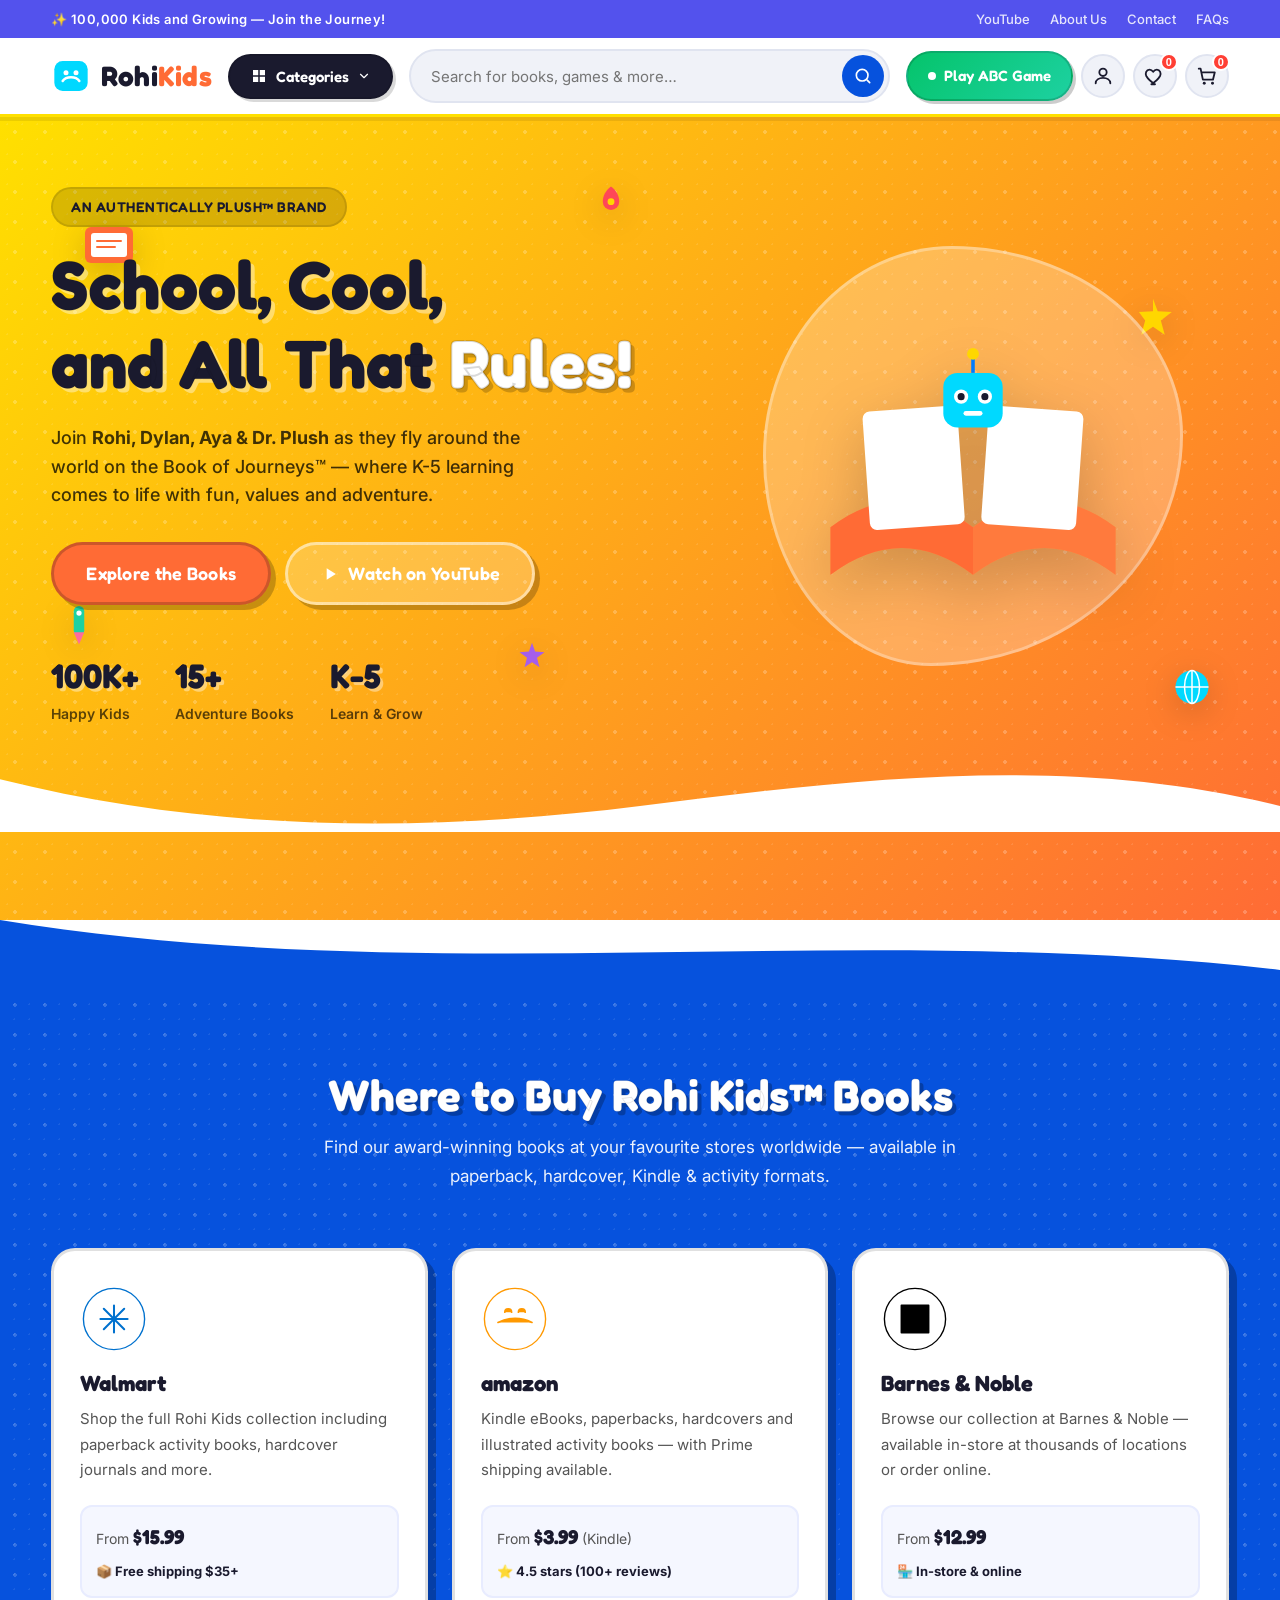
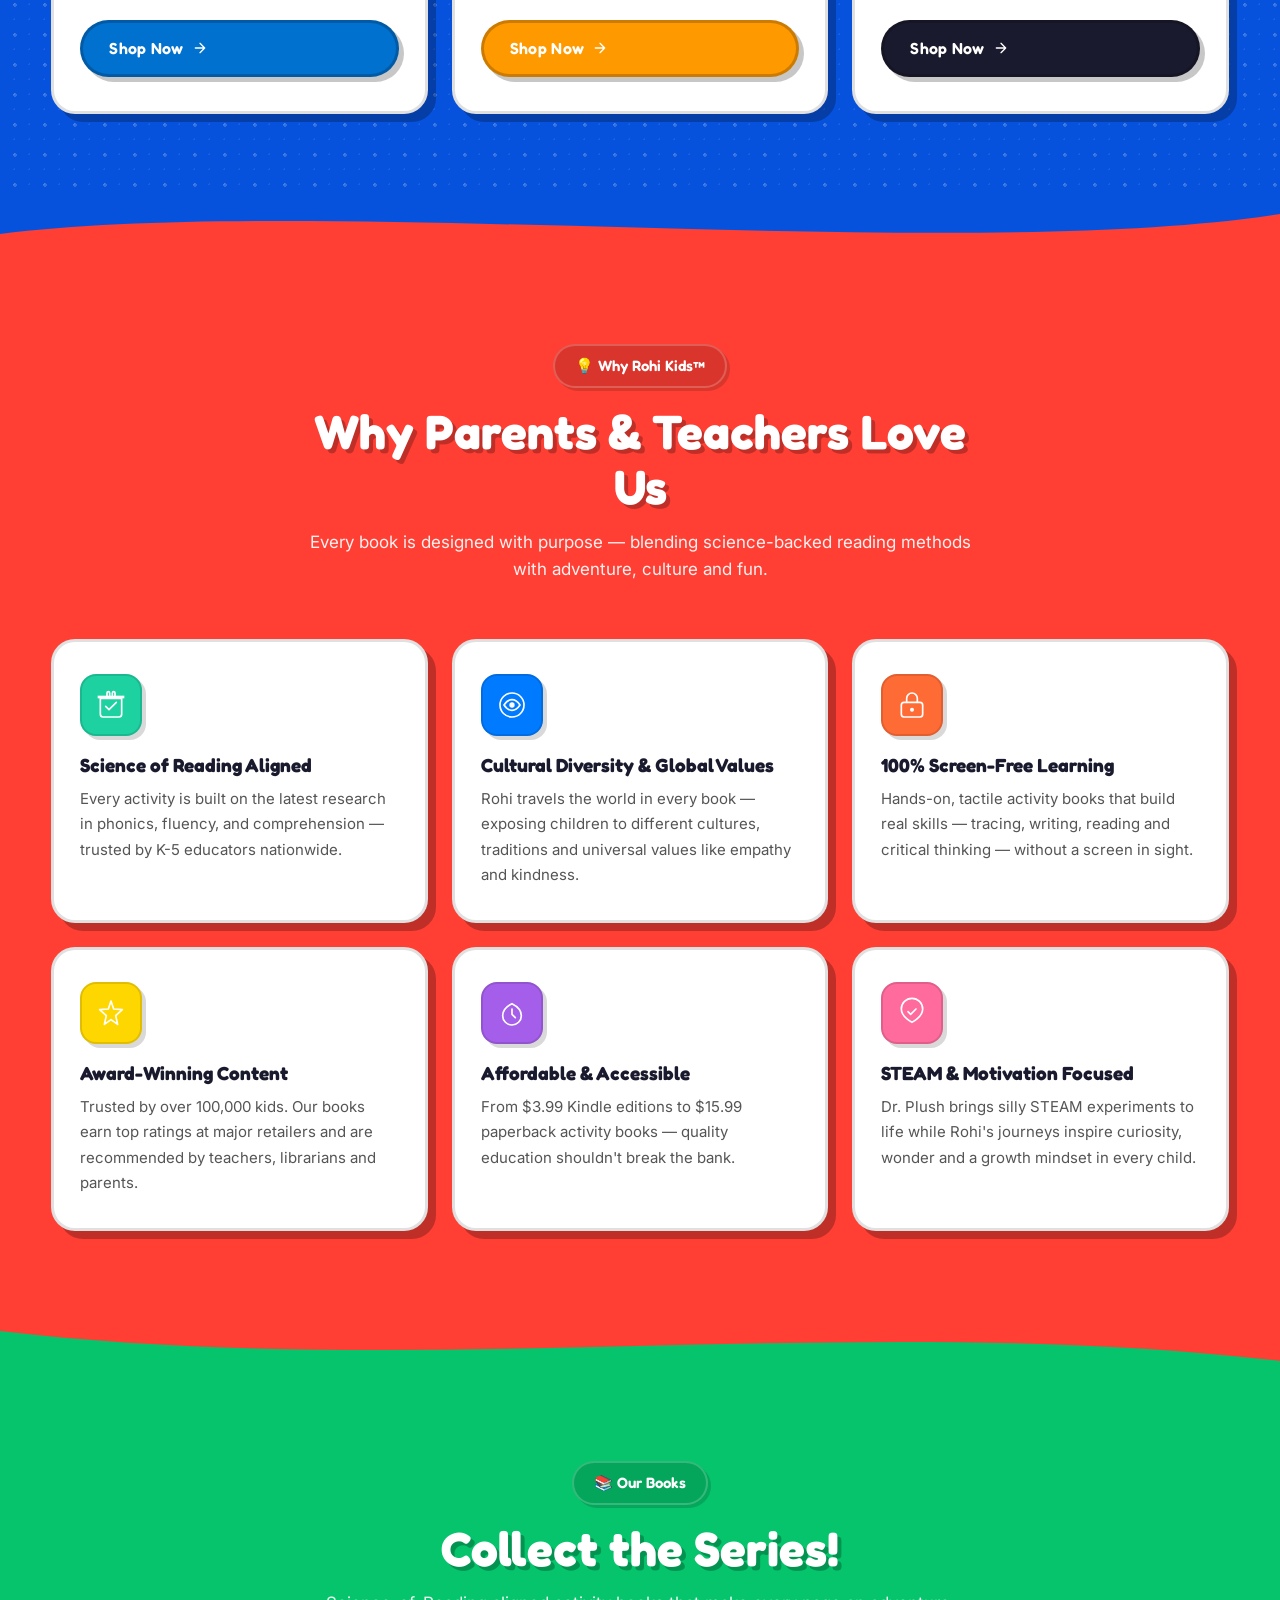
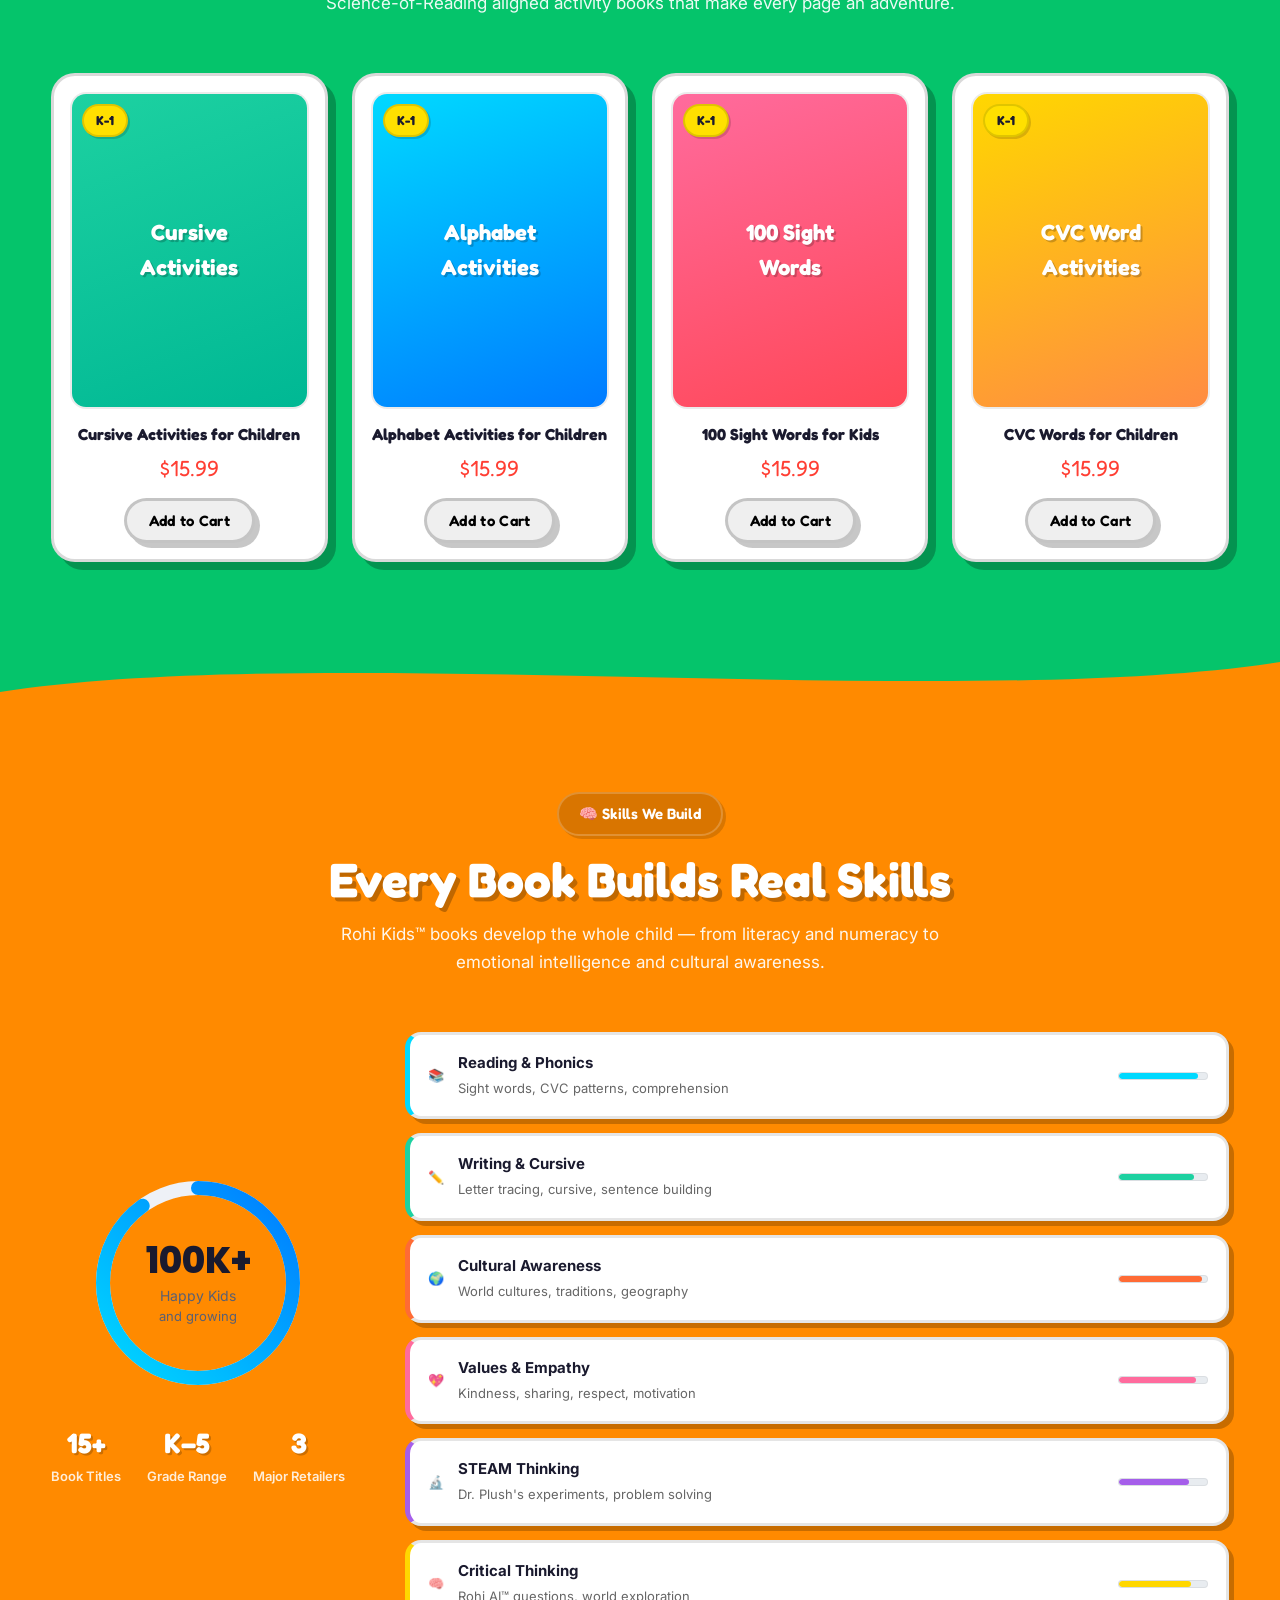
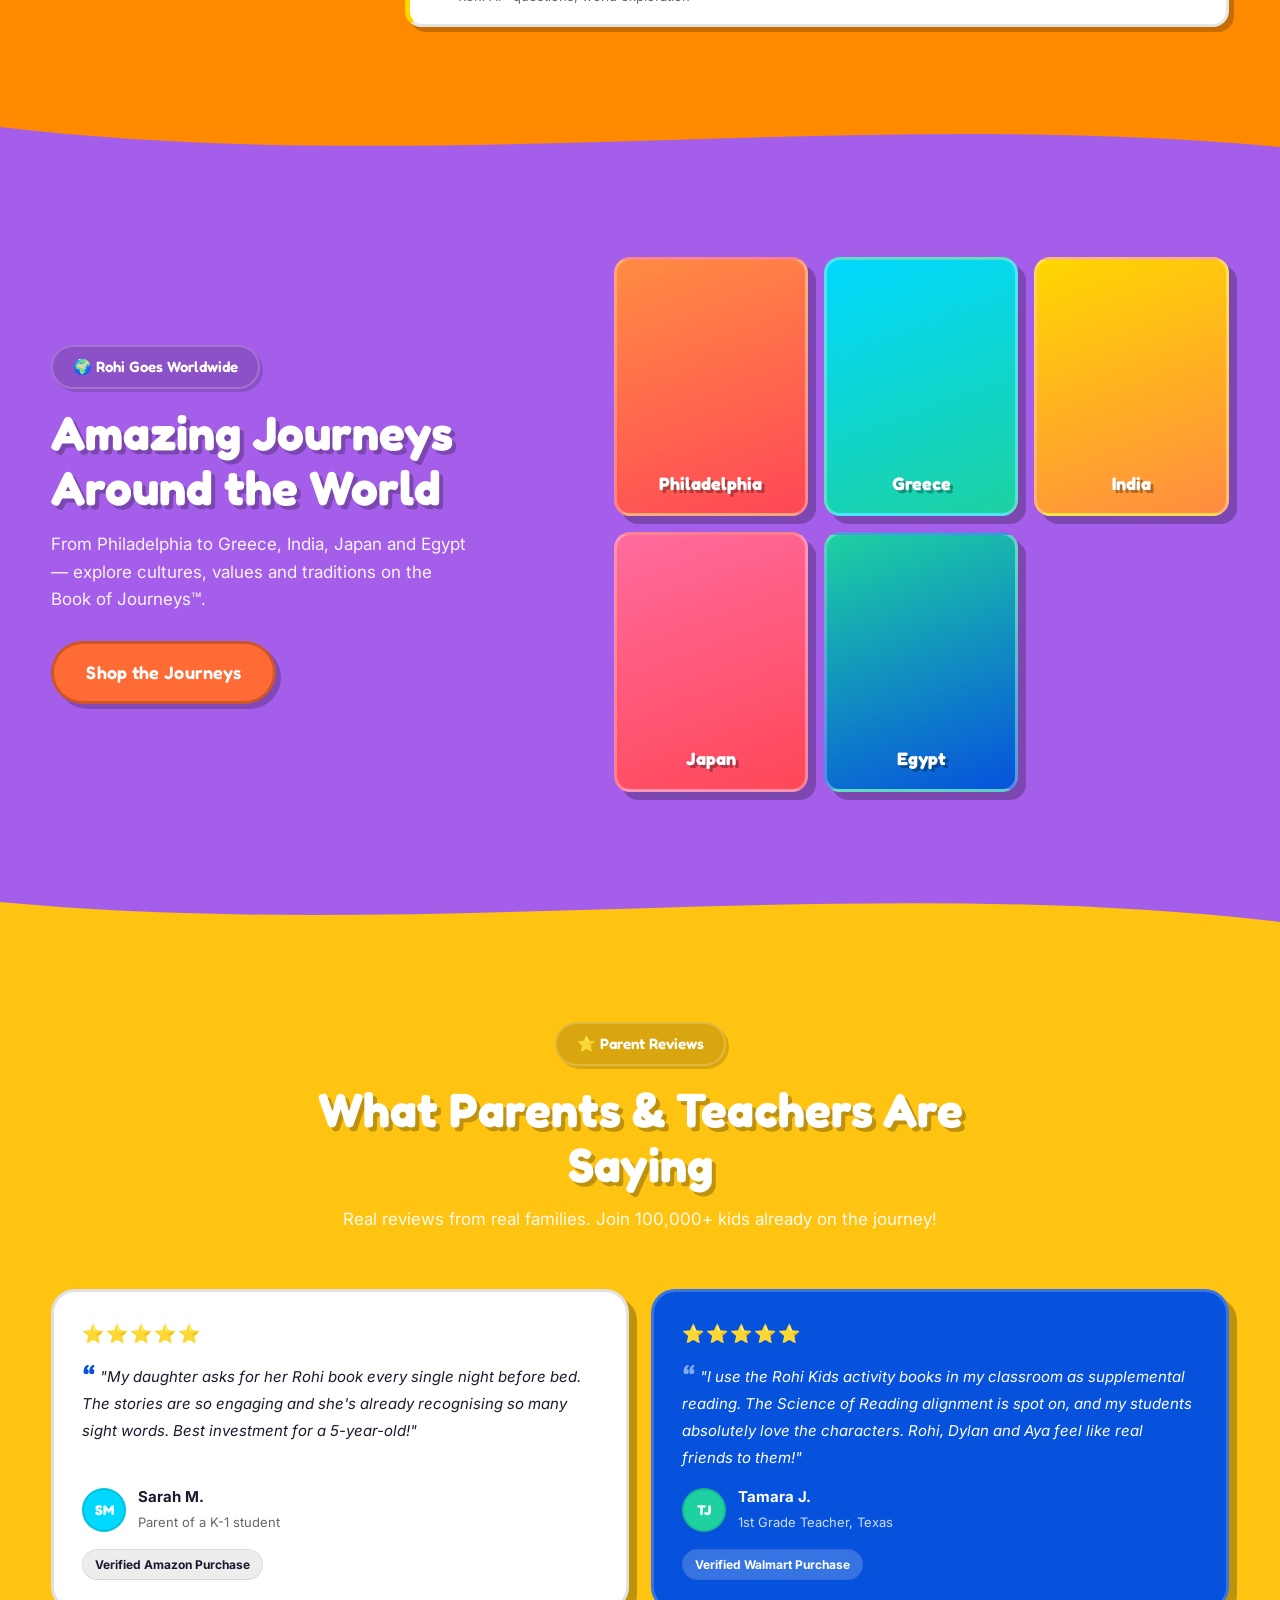
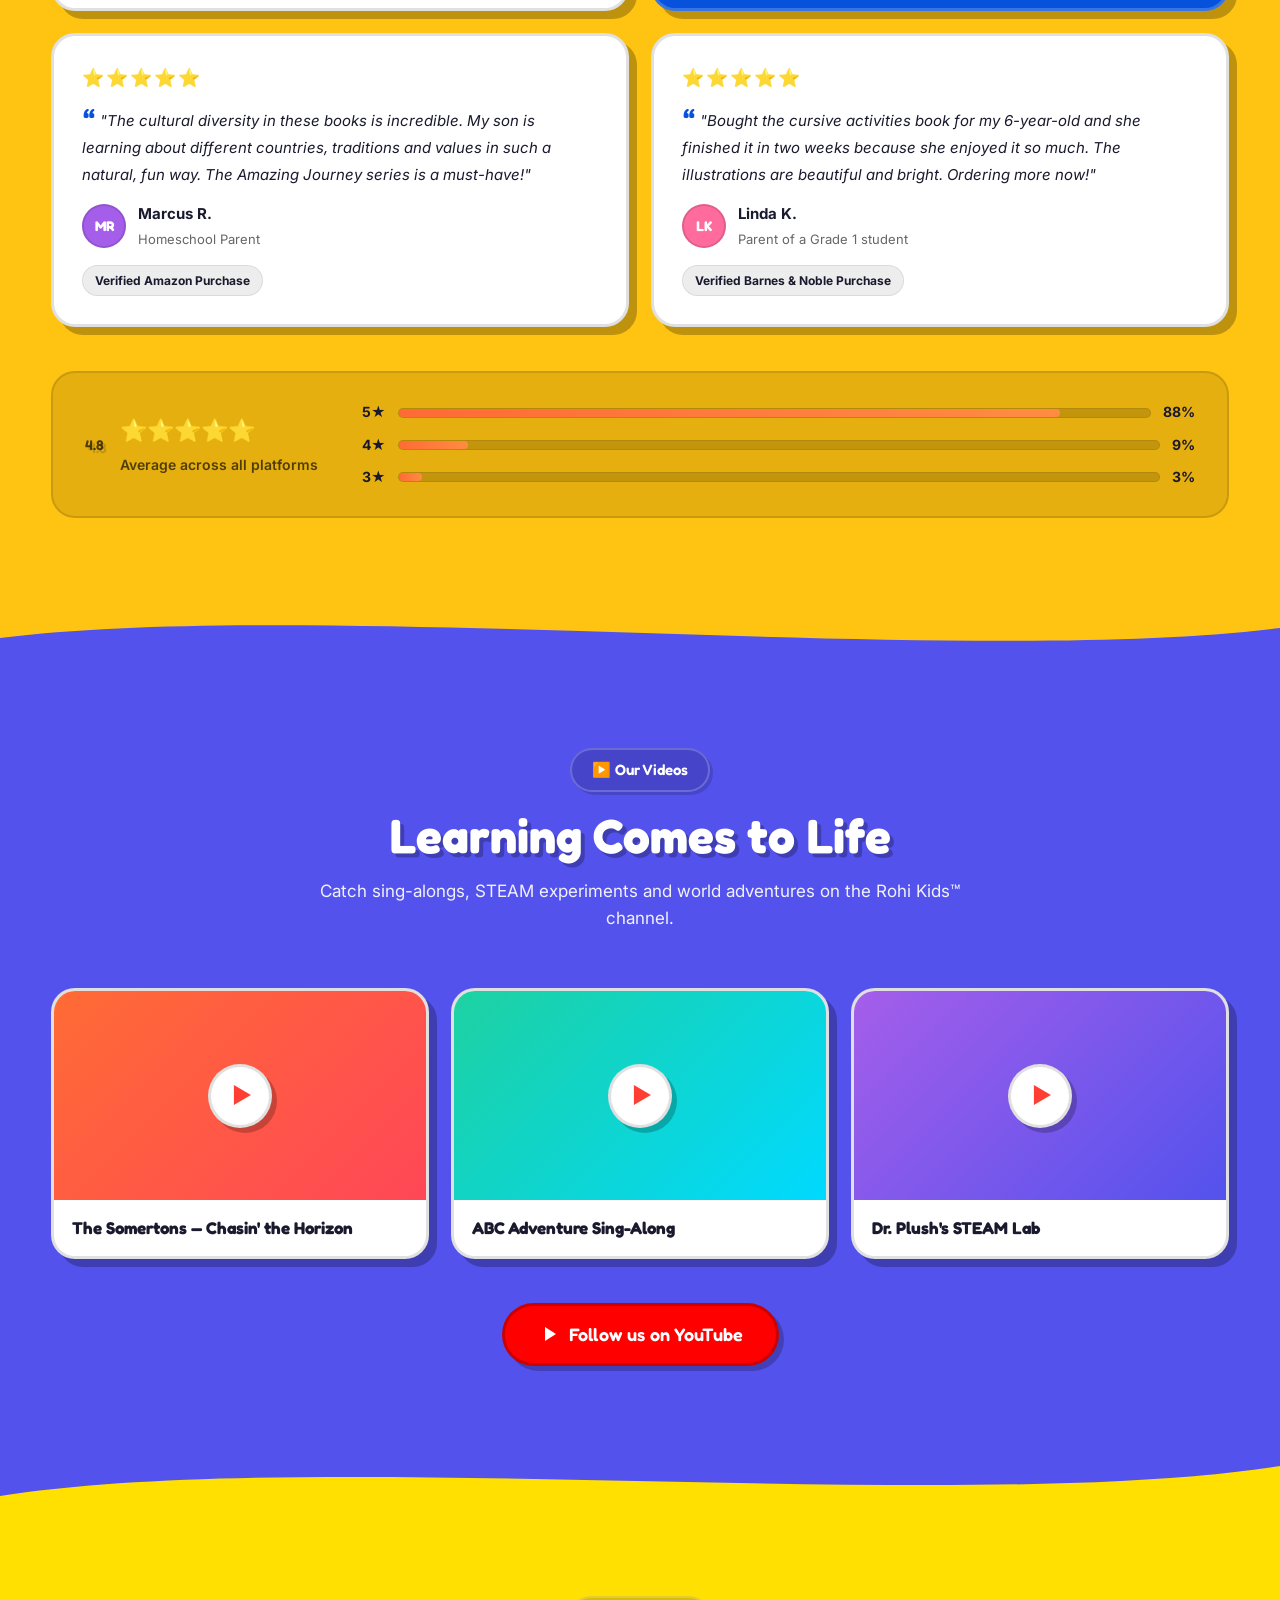
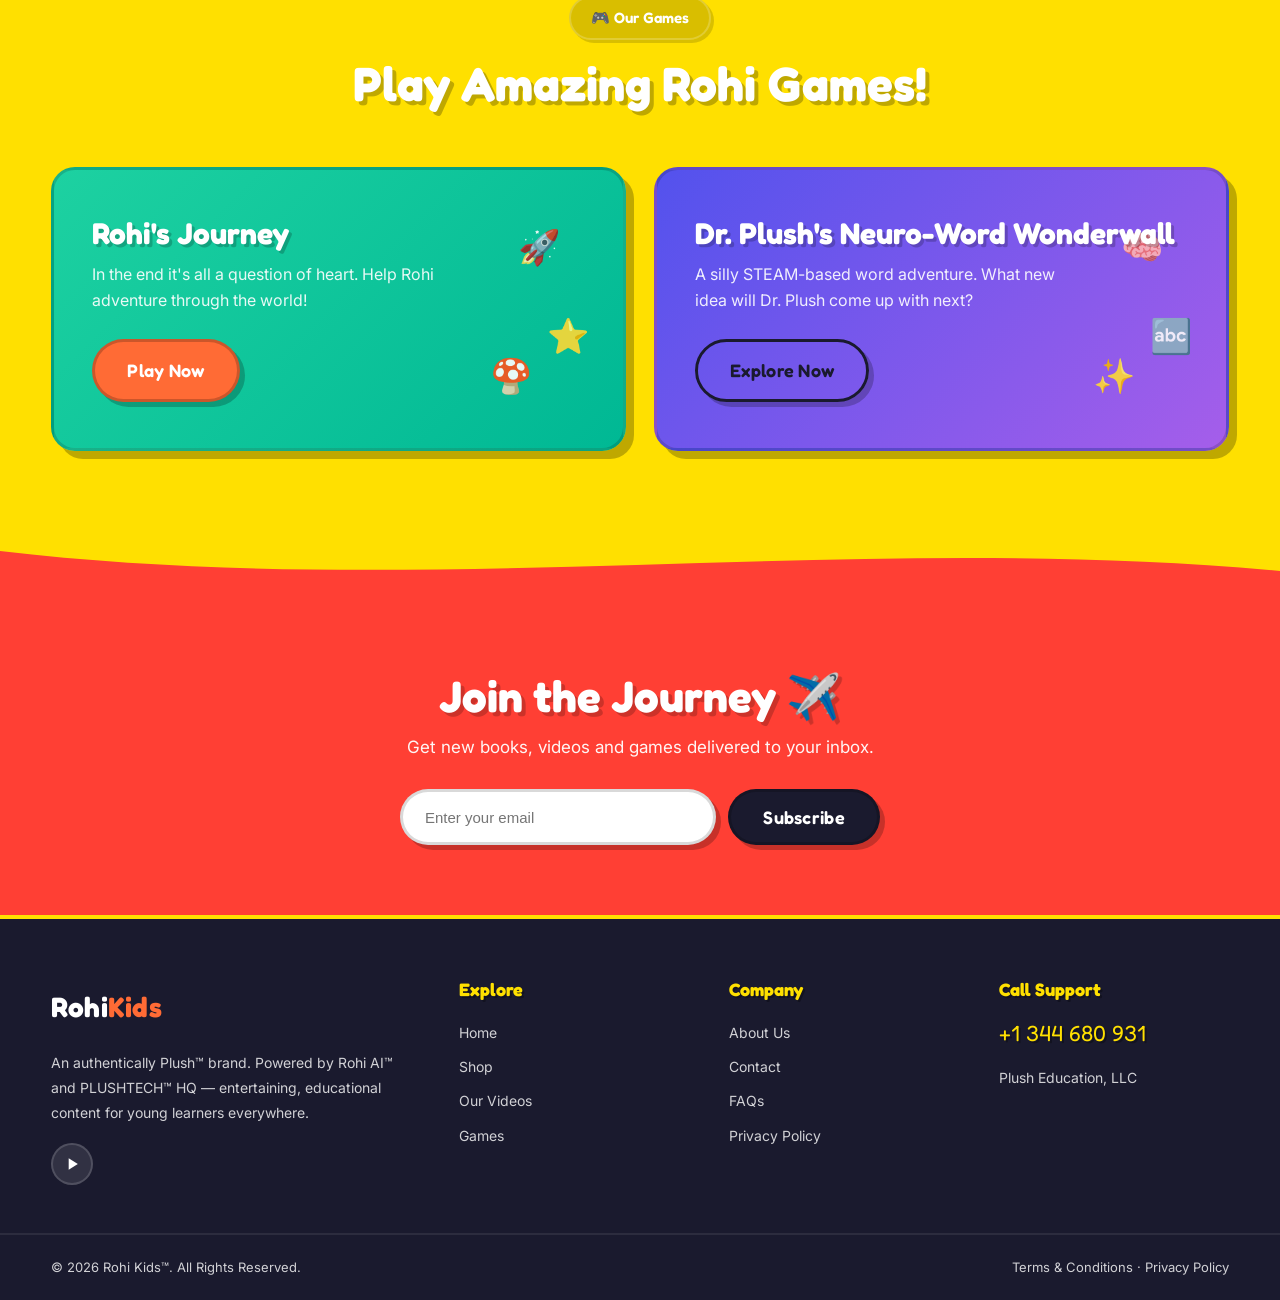
<file: index.html>
<!DOCTYPE html>
<html lang="en">
<head>
  <meta charset="UTF-8" />
  <meta name="viewport" content="width=device-width, initial-scale=1.0" />
  <title>Rohi Kids™ — School, Cool, and All That Rules!</title>
  <meta name="description" content="Rohi Kids™ — an authentically Plush brand. K-5 educational books, videos and games where young learners go on big adventures around the world." />

  <!-- Google Fonts -->
  <link rel="preconnect" href="https://fonts.googleapis.com" />
  <link rel="preconnect" href="https://fonts.gstatic.com" crossorigin />
  <link href="https://fonts.googleapis.com/css2?family=Fredoka:wght@400;500;600;700&family=Poppins:wght@400;500;600;700;800&family=Inter:wght@400;500;600&display=swap" rel="stylesheet" />

  <link rel="stylesheet" href="css/styles.css" />
</head>
<body>

  <!-- ============ TOP BAR ============ -->
  <div class="topbar">
    <div class="container topbar__inner">
      <p class="topbar__promo">
        <span class="topbar__spark">✨</span> 100,000 Kids and Growing — Join the Journey!
      </p>
      <nav class="topbar__links" aria-label="Utility navigation">
        <a href="https://www.youtube.com/@rohi-kids" target="_blank" rel="noopener">YouTube</a>
        <a href="about.html">About Us</a>
        <a href="#contact">Contact</a>
        <a href="#faqs">FAQs</a>
      </nav>
    </div>
  </div>

  <!-- ============ HEADER ============ -->
  <header class="header" id="header">
    <div class="container header__inner">
      <!-- Logo -->
      <a href="#" class="logo" aria-label="Rohi Kids home">
        <span class="logo__mark" aria-hidden="true">
          <svg viewBox="0 0 48 48" width="40" height="40">
            <rect x="4" y="6" width="40" height="36" rx="10" fill="url(#logoGrad)"/>
            <path d="M14 30c4-6 16-6 20 0" stroke="#fff" stroke-width="3" fill="none" stroke-linecap="round"/>
            <circle cx="18" cy="20" r="3" fill="#fff"/>
            <circle cx="30" cy="20" r="3" fill="#fff"/>
            <defs>
              <linearGradient id="logoGrad" x1="0" y1="0" x2="48" y2="48">
                <stop stop-color="#00D9FF"/><stop offset="1" stop-color="#007BFF"/>
              </linearGradient>
            </defs>
          </svg>
        </span>
        <span class="logo__text">Rohi<span class="logo__text--alt">Kids</span></span>
      </a>

      <!-- Categories -->
      <button class="btn-categories">
        <svg width="18" height="18" viewBox="0 0 24 24" fill="none"><path d="M4 4h7v7H4zM13 4h7v7h-7zM4 13h7v7H4zM13 13h7v7h-7z" fill="currentColor"/></svg>
        Categories
        <svg width="14" height="14" viewBox="0 0 24 24" fill="none"><path d="M6 9l6 6 6-6" stroke="currentColor" stroke-width="2" stroke-linecap="round" stroke-linejoin="round"/></svg>
      </button>

      <!-- Search -->
      <form class="search" role="search" onsubmit="return false;">
        <input type="search" class="search__input" placeholder="Search for books, games & more…" aria-label="Search" />
        <button class="search__btn" aria-label="Search">
          <svg width="20" height="20" viewBox="0 0 24 24" fill="none"><circle cx="11" cy="11" r="7" stroke="currentColor" stroke-width="2"/><path d="m20 20-3-3" stroke="currentColor" stroke-width="2" stroke-linecap="round"/></svg>
        </button>
      </form>

      <!-- Actions -->
      <div class="header__actions">
        <a href="#game" class="btn-play">
          <span class="btn-play__dot"></span> Play ABC Game
        </a>
        <button class="icon-btn" aria-label="Account">
          <svg width="22" height="22" viewBox="0 0 24 24" fill="none"><circle cx="12" cy="8" r="4" stroke="currentColor" stroke-width="2"/><path d="M4 20c0-4 4-6 8-6s8 2 8 6" stroke="currentColor" stroke-width="2" stroke-linecap="round"/></svg>
        </button>
        <button class="icon-btn" aria-label="Wishlist">
          <svg width="22" height="22" viewBox="0 0 24 24" fill="none"><path d="M12 21s-7-4.5-9.5-9C1 9 2.5 5 6 5c2 0 3.2 1.2 4 2.5C10.8 6.2 12 5 14 5c3.5 0 5 4 3.5 7-2.5 4.5-9.5 9-9.5 9z" stroke="currentColor" stroke-width="2" stroke-linejoin="round"/></svg>
          <span class="badge">0</span>
        </button>
        <button class="icon-btn icon-btn--cart" aria-label="Cart">
          <svg width="22" height="22" viewBox="0 0 24 24" fill="none"><circle cx="9" cy="20" r="1.6" fill="currentColor"/><circle cx="18" cy="20" r="1.6" fill="currentColor"/><path d="M3 4h2l2.5 12h11l2-8H6" stroke="currentColor" stroke-width="2" stroke-linecap="round" stroke-linejoin="round"/></svg>
          <span class="badge">0</span>
        </button>
        <button class="hamburger" id="hamburger" aria-label="Menu">
          <span></span><span></span><span></span>
        </button>
      </div>
    </div>

    <!-- Mobile nav -->
    <nav class="mobile-nav" id="mobileNav">
      <a href="#">Home</a>
      <a href="#videos">Our Videos</a>
      <a href="#books">Shop</a>
      <a href="#game">Play ABC Game</a>
      <a href="#about">About</a>
      <a href="#contact">Contact</a>
    </nav>
  </header>

  <!-- ============ HERO ============ -->
  <section class="hero conf">
    <!-- floating animated icons -->
    <div class="hero__icons" aria-hidden="true">
      <svg class="float float--1" viewBox="0 0 64 64" width="64" height="64"><rect x="8" y="14" width="48" height="36" rx="6" fill="#FF6B35"/><rect x="14" y="20" width="36" height="24" rx="3" fill="#fff"/><path d="M20 28h24M20 34h18" stroke="#FF6B35" stroke-width="2" stroke-linecap="round"/></svg>
      <svg class="float float--2" viewBox="0 0 64 64" width="50" height="50"><path d="M32 6l6 16 18 1-14 11 5 18-15-10-15 10 5-18L14 23l18-1z" fill="#FFD700"/></svg>
      <svg class="float float--3" viewBox="0 0 64 64" width="56" height="56"><rect x="26" y="8" width="12" height="34" rx="6" fill="#1DD1A1"/><path d="M26 38h12l-6 14z" fill="#FF6B9D"/><circle cx="32" cy="16" r="3" fill="#fff"/></svg>
      <svg class="float float--4" viewBox="0 0 64 64" width="48" height="48"><circle cx="32" cy="32" r="22" fill="#00D9FF"/><path d="M32 10v44M10 32h44" stroke="#fff" stroke-width="2"/><ellipse cx="32" cy="32" rx="10" ry="22" stroke="#fff" stroke-width="2" fill="none"/></svg>
      <svg class="float float--5" viewBox="0 0 64 64" width="44" height="44"><path d="M32 8c8 6 12 14 12 22a12 12 0 11-24 0c0-8 4-16 12-22z" fill="#FF4757"/><circle cx="32" cy="30" r="5" fill="#FFD700"/></svg>
      <svg class="float float--6" viewBox="0 0 64 64" width="40" height="40"><path d="M32 6l5 14 15 1-12 9 4 15-12-8-12 8 4-15-12-9 15-1z" fill="#A55EEA"/></svg>
    </div>

    <div class="container hero__inner">
      <div class="hero__content">
        <span class="hero__eyebrow">An authentically Plush™ brand</span>
        <h1 class="hero__title">
          School, Cool, <br />and All That <span class="hero__title-pop">Rules!</span>
        </h1>
        <p class="hero__subtitle">
          Join <strong>Rohi, Dylan, Aya &amp; Dr. Plush</strong> as they fly around the world
          on the Book of Journeys™ — where K-5 learning comes to life with fun, values and adventure.
        </p>
        <div class="hero__cta">
          <a href="#books" class="btn btn--primary">Explore the Books</a>
          <a href="https://www.youtube.com/@rohi-kids" target="_blank" rel="noopener" class="btn btn--ghost">
            <svg width="20" height="20" viewBox="0 0 24 24" fill="currentColor"><path d="M8 5v14l11-7z"/></svg>
            Watch on YouTube
          </a>
        </div>
        <div class="hero__stats">
          <div><strong>100K+</strong><span>Happy Kids</span></div>
          <div><strong>15+</strong><span>Adventure Books</span></div>
          <div><strong>K-5</strong><span>Learn &amp; Grow</span></div>
        </div>
      </div>

      <!-- Hero illustration -->
      <div class="hero__art">
        <div class="hero__blob"></div>
        <svg class="hero__book" viewBox="0 0 320 320" width="380" height="380">
          <!-- open book -->
          <path d="M40 220c40-30 80-30 120 0 40-30 80-30 120 0v40c-40-30-80-30-120 0-40-30-80-30-120 0z" fill="#FF8C42"/>
          <path d="M40 220c40-30 80-30 120 0v40c-40-30-80-30-120 0z" fill="#FF6B35"/>
          <path d="M160 220c40-30 80-30 120 0v40c-40-30-80-30-120 0z" fill="#FF7A3D"/>
          <!-- pages -->
          <rect x="70" y="120" width="80" height="100" rx="6" fill="#fff" transform="rotate(-4 110 170)"/>
          <rect x="170" y="120" width="80" height="100" rx="6" fill="#fff" transform="rotate(4 210 170)"/>
          <!-- character bot -->
          <g class="hero__bot">
            <rect x="135" y="90" width="50" height="46" rx="12" fill="#00D9FF"/>
            <circle cx="150" cy="110" r="6" fill="#fff"/><circle cx="170" cy="110" r="6" fill="#fff"/>
            <circle cx="150" cy="110" r="3" fill="#1a1a2e"/><circle cx="170" cy="110" r="3" fill="#1a1a2e"/>
            <rect x="152" y="122" width="16" height="4" rx="2" fill="#fff"/>
            <line x1="160" y1="78" x2="160" y2="90" stroke="#007BFF" stroke-width="3"/>
            <circle cx="160" cy="74" r="5" fill="#FFD700"/>
          </g>
        </svg>
      </div>
    </div>

    <!-- wave divider -->
    <svg class="hero__wave" viewBox="0 0 1440 120" preserveAspectRatio="none"><path d="M0 60c240 60 480 60 720 30s480-60 720 0v30H0z" fill="#fff"/></svg>
  </section>

  <!-- ============ RETAILER CARDS ============ -->
  <!-- wave: yellow→blue -->
  <div class="wave-sep"><svg viewBox="0 0 1440 70" preserveAspectRatio="none"><path d="M0,0 C480,70 960,0 1440,50 L1440,70 L0,70 Z" fill="#0652DD"/></svg></div>

  <section class="retailers conf">
    <div class="container">
      <div class="retailers__head reveal">
        <h2 class="retailers__title">Where to Buy Rohi Kids™ Books</h2>
        <p class="retailers__subtitle">Find our award-winning books at your favourite stores worldwide — available in paperback, hardcover, Kindle & activity formats.</p>
      </div>

      <div class="retailer-cards">
        <!-- Walmart Card -->
        <article class="retailer-card retailer-card--walmart reveal">
          <div class="retailer-card__icon">
            <svg viewBox="0 0 100 100" width="48" height="48" fill="#0071CE">
              <circle cx="50" cy="50" r="45" fill="none" stroke="currentColor" stroke-width="2"/>
              <path d="M30 50h40M50 30v40M35 35l30 30M65 35L35 65" stroke="currentColor" stroke-width="3" stroke-linecap="round"/>
            </svg>
          </div>
          <h3 class="retailer-card__name">Walmart</h3>
          <p class="retailer-card__desc">Shop the full Rohi Kids collection including paperback activity books, hardcover journals and more.</p>
          <div class="retailer-card__meta">
            <span class="retailer-card__price">From <strong>$15.99</strong></span>
            <span class="retailer-card__badge">📦 Free shipping $35+</span>
          </div>
          <a href="https://www.walmart.com/browse/0?facet=brand:Plush+Education" target="_blank" rel="noopener" class="btn btn--retailer btn--retailer-walmart">
            Shop Now
            <svg width="16" height="16" viewBox="0 0 24 24" fill="none"><path d="M5 12h14M12 5l7 7-7 7" stroke="currentColor" stroke-width="2" stroke-linecap="round" stroke-linejoin="round"/></svg>
          </a>
        </article>

        <!-- Amazon Card -->
        <article class="retailer-card retailer-card--amazon reveal" style="--d:.1s">
          <div class="retailer-card__icon">
            <svg viewBox="0 0 100 100" width="48" height="48" fill="#FF9900">
              <circle cx="50" cy="50" r="45" fill="none" stroke="currentColor" stroke-width="2"/>
              <path d="M25 55c8-4 16-6 25-6s17 2 25 6M35 40c0-3 2-5 5-5s5 2 5 5M55 40c0-3 2-5 5-5s5 2 5 5" stroke="currentColor" stroke-width="2.5" stroke-linecap="round"/>
            </svg>
          </div>
          <h3 class="retailer-card__name">amazon</h3>
          <p class="retailer-card__desc">Kindle eBooks, paperbacks, hardcovers and illustrated activity books — with Prime shipping available.</p>
          <div class="retailer-card__meta">
            <span class="retailer-card__price">From <strong>$3.99</strong> (Kindle)</span>
            <span class="retailer-card__badge">⭐ 4.5 stars (100+ reviews)</span>
          </div>
          <a href="https://www.amazon.com/stores/author/B0FM6H941N?ccs_id=53d2f880-ab1a-4ed1-ac62-122b79e0955f" target="_blank" rel="noopener" class="btn btn--retailer btn--retailer-amazon">
            Shop Now
            <svg width="16" height="16" viewBox="0 0 24 24" fill="none"><path d="M5 12h14M12 5l7 7-7 7" stroke="currentColor" stroke-width="2" stroke-linecap="round" stroke-linejoin="round"/></svg>
          </a>
        </article>

        <!-- Barnes & Noble Card -->
        <article class="retailer-card retailer-card--bn reveal" style="--d:.2s">
          <div class="retailer-card__icon">
            <svg viewBox="0 0 100 100" width="48" height="48" fill="#000">
              <circle cx="50" cy="50" r="45" fill="none" stroke="currentColor" stroke-width="2"/>
              <path d="M30 30h40v40H30V30M40 35v30M60 35v30M35 45h30" stroke="currentColor" stroke-width="2.5" stroke-linecap="round" stroke-linejoin="round"/>
            </svg>
          </div>
          <h3 class="retailer-card__name">Barnes &amp; Noble</h3>
          <p class="retailer-card__desc">Browse our collection at Barnes & Noble — available in-store at thousands of locations or order online.</p>
          <div class="retailer-card__meta">
            <span class="retailer-card__price">From <strong>$12.99</strong></span>
            <span class="retailer-card__badge">🏪 In-store & online</span>
          </div>
          <a href="https://www.barnesandnoble.com/s/%22Plush%20Education%22?Ntk=P_key_Contributor_List&Ns=P_Sales_Rank&Ntx=mode+matchall" target="_blank" rel="noopener" class="btn btn--retailer btn--retailer-bn">
            Shop Now
            <svg width="16" height="16" viewBox="0 0 24 24" fill="none"><path d="M5 12h14M12 5l7 7-7 7" stroke="currentColor" stroke-width="2" stroke-linecap="round" stroke-linejoin="round"/></svg>
          </a>
        </article>
      </div>
    </div>
  </section>

  <!-- ============ WHY CHOOSE US ============ -->
  <!-- wave: blue→red -->
  <div class="wave-sep" style="background:#0652DD"><svg viewBox="0 0 1440 70" preserveAspectRatio="none"><path d="M0,40 C360,0 1080,70 1440,20 L1440,70 L0,70 Z" fill="#FF3F34"/></svg></div>

  <section class="section why-us conf">
    <div class="container">
      <div class="section__head reveal">
        <span class="section__eyebrow section__eyebrow--light">💡 Why Rohi Kids™</span>
        <h2 class="section__title section__title--light">Why Parents &amp; Teachers Love Us</h2>
        <p class="section__lead section__lead--light">Every book is designed with purpose — blending science-backed reading methods with adventure, culture and fun.</p>
      </div>
      <div class="why-grid">

        <div class="why-card reveal">
          <div class="why-card__icon" style="--ic:#1DD1A1">
            <svg viewBox="0 0 48 48" width="32" height="32" fill="none"><path d="M8 14h32v24a4 4 0 01-4 4H12a4 4 0 01-4-4V14z" stroke="#fff" stroke-width="2.5"/><path d="M4 10h40v4H4z" fill="#fff"/><path d="M18 10V6a2 2 0 014 0v4M26 10V6a2 2 0 014 0v4" stroke="#fff" stroke-width="2.5" stroke-linecap="round"/><path d="M16 26l5 5 11-11" stroke="#fff" stroke-width="2.5" stroke-linecap="round" stroke-linejoin="round"/></svg>
          </div>
          <h3>Science of Reading Aligned</h3>
          <p>Every activity is built on the latest research in phonics, fluency, and comprehension — trusted by K-5 educators nationwide.</p>
        </div>

        <div class="why-card reveal" style="--d:.08s">
          <div class="why-card__icon" style="--ic:#007BFF">
            <svg viewBox="0 0 48 48" width="32" height="32" fill="none"><circle cx="24" cy="24" r="18" stroke="#fff" stroke-width="2.5"/><path d="M12 24c4-6 8-8 12-8s8 2 12 8c-4 6-8 8-12 8s-8-2-12-8z" stroke="#fff" stroke-width="2.5"/><circle cx="24" cy="24" r="4" fill="#fff"/></svg>
          </div>
          <h3>Cultural Diversity &amp; Global Values</h3>
          <p>Rohi travels the world in every book — exposing children to different cultures, traditions and universal values like empathy and kindness.</p>
        </div>

        <div class="why-card reveal" style="--d:.16s">
          <div class="why-card__icon" style="--ic:#FF6B35">
            <svg viewBox="0 0 48 48" width="32" height="32" fill="none"><rect x="8" y="20" width="32" height="22" rx="4" stroke="#fff" stroke-width="2.5"/><path d="M16 20V14a8 8 0 0116 0v6" stroke="#fff" stroke-width="2.5" stroke-linecap="round"/><circle cx="24" cy="31" r="3" fill="#fff"/></svg>
          </div>
          <h3>100% Screen-Free Learning</h3>
          <p>Hands-on, tactile activity books that build real skills — tracing, writing, reading and critical thinking — without a screen in sight.</p>
        </div>

        <div class="why-card reveal" style="--d:.24s">
          <div class="why-card__icon" style="--ic:#FFD700">
            <svg viewBox="0 0 48 48" width="32" height="32" fill="none"><path d="M24 6l4 12 13 1-10 9 3 13-10-7-10 7 3-13-10-9 13-1z" stroke="#fff" stroke-width="2.5" stroke-linejoin="round"/></svg>
          </div>
          <h3>Award-Winning Content</h3>
          <p>Trusted by over 100,000 kids. Our books earn top ratings at major retailers and are recommended by teachers, librarians and parents.</p>
        </div>

        <div class="why-card reveal" style="--d:.32s">
          <div class="why-card__icon" style="--ic:#A55EEA">
            <svg viewBox="0 0 48 48" width="32" height="32" fill="none"><path d="M24 10c8 4 14 10 14 18a14 14 0 01-28 0c0-8 6-14 14-18z" stroke="#fff" stroke-width="2.5"/><path d="M24 18v8l5 5" stroke="#fff" stroke-width="2.5" stroke-linecap="round" stroke-linejoin="round"/></svg>
          </div>
          <h3>Affordable &amp; Accessible</h3>
          <p>From $3.99 Kindle editions to $15.99 paperback activity books — quality education shouldn't break the bank.</p>
        </div>

        <div class="why-card reveal" style="--d:.4s">
          <div class="why-card__icon" style="--ic:#FF6B9D">
            <svg viewBox="0 0 48 48" width="32" height="32" fill="none"><path d="M24 38s-16-8-16-20a16 16 0 0132 0c0 12-16 20-16 20z" stroke="#fff" stroke-width="2.5"/><path d="M18 22l4 4 8-8" stroke="#fff" stroke-width="2.5" stroke-linecap="round" stroke-linejoin="round"/></svg>
          </div>
          <h3>STEAM &amp; Motivation Focused</h3>
          <p>Dr. Plush brings silly STEAM experiments to life while Rohi's journeys inspire curiosity, wonder and a growth mindset in every child.</p>
        </div>

      </div>
    </div>
  </section>

  <!-- ============ BOOKS ============ -->
  <!-- wave: red→green -->
  <div class="wave-sep" style="background:#FF3F34"><svg viewBox="0 0 1440 70" preserveAspectRatio="none"><path d="M0,20 C480,70 960,0 1440,50 L1440,70 L0,70 Z" fill="#05C46B"/></svg></div>

  <section class="section conf" id="books">
    <div class="container">
      <div class="section__head reveal">
        <span class="section__eyebrow section__eyebrow--light">📚 Our Books</span>
        <h2 class="section__title section__title--light">Collect the Series!</h2>
        <p class="section__lead section__lead--light">Science-of-Reading aligned activity books that make every page an adventure.</p>
      </div>

      <div class="book-grid">
        <!-- Book card -->
        <article class="book-card reveal">
          <div class="book-card__media">
            <div class="book-cover book-cover--a">Cursive<br>Activities</div>
            <span class="book-card__tag">K-1</span>
          </div>
          <h3 class="book-card__title">Cursive Activities for Children</h3>
          <p class="book-card__price">$15.99</p>
          <button class="btn btn--small">Add to Cart</button>
        </article>

        <article class="book-card reveal" style="--d:.1s">
          <div class="book-card__media">
            <div class="book-cover book-cover--b">Alphabet<br>Activities</div>
            <span class="book-card__tag">K-1</span>
          </div>
          <h3 class="book-card__title">Alphabet Activities for Children</h3>
          <p class="book-card__price">$15.99</p>
          <button class="btn btn--small">Add to Cart</button>
        </article>

        <article class="book-card reveal" style="--d:.2s">
          <div class="book-card__media">
            <div class="book-cover book-cover--c">100 Sight<br>Words</div>
            <span class="book-card__tag">K-1</span>
          </div>
          <h3 class="book-card__title">100 Sight Words for Kids</h3>
          <p class="book-card__price">$15.99</p>
          <button class="btn btn--small">Add to Cart</button>
        </article>

        <article class="book-card reveal" style="--d:.3s">
          <div class="book-card__media">
            <div class="book-cover book-cover--d">CVC Word<br>Activities</div>
            <span class="book-card__tag">K-1</span>
          </div>
          <h3 class="book-card__title">CVC Words for Children</h3>
          <p class="book-card__price">$15.99</p>
          <button class="btn btn--small">Add to Cart</button>
        </article>
      </div>
    </div>
  </section>

  <!-- ============ LEARNING BENEFITS ============ -->
  <!-- wave: green→orange -->
  <div class="wave-sep" style="background:#05C46B"><svg viewBox="0 0 1440 70" preserveAspectRatio="none"><path d="M0,50 C360,0 1080,70 1440,20 L1440,70 L0,70 Z" fill="#FF8A00"/></svg></div>

  <section class="section benefits conf">
    <div class="container">
      <div class="section__head reveal">
        <span class="section__eyebrow section__eyebrow--light">🧠 Skills We Build</span>
        <h2 class="section__title section__title--light">Every Book Builds Real Skills</h2>
        <p class="section__lead section__lead--light">Rohi Kids™ books develop the whole child — from literacy and numeracy to emotional intelligence and cultural awareness.</p>
      </div>
      <div class="benefits__layout">
        <!-- Left: big stat ring -->
        <div class="benefits__ring reveal">
          <svg viewBox="0 0 220 220" width="220" height="220">
            <circle cx="110" cy="110" r="95" fill="none" stroke="#eef1f7" stroke-width="14"/>
            <circle cx="110" cy="110" r="95" fill="none" stroke="url(#ringGrad)" stroke-width="14"
              stroke-dasharray="597" stroke-dashoffset="60" stroke-linecap="round"
              transform="rotate(-90 110 110)" class="ring-progress"/>
            <text x="110" y="100" text-anchor="middle" font-family="Poppins,sans-serif" font-size="36" font-weight="800" fill="#1a1a2e">100K+</text>
            <text x="110" y="128" text-anchor="middle" font-family="Inter,sans-serif" font-size="14" fill="#5a6072">Happy Kids</text>
            <text x="110" y="148" text-anchor="middle" font-family="Inter,sans-serif" font-size="13" fill="#5a6072">and growing</text>
            <defs>
              <linearGradient id="ringGrad" x1="0" y1="0" x2="1" y2="1">
                <stop stop-color="#00D9FF"/><stop offset="1" stop-color="#007BFF"/>
              </linearGradient>
            </defs>
          </svg>
          <div class="benefits__ring-stats">
            <div><strong>15+</strong><span>Book Titles</span></div>
            <div><strong>K–5</strong><span>Grade Range</span></div>
            <div><strong>3</strong><span>Major Retailers</span></div>
          </div>
        </div>
        <!-- Right: skill pills -->
        <div class="benefits__skills">
          <div class="skill-row reveal">
            <div class="skill-pill" style="--sc:#00D9FF">
              <span class="skill-pill__icon">📚</span>
              <div>
                <strong>Reading &amp; Phonics</strong>
                <span>Sight words, CVC patterns, comprehension</span>
              </div>
              <div class="skill-bar"><div class="skill-bar__fill" style="--pct:90%;--sc:#00D9FF"></div></div>
            </div>
          </div>
          <div class="skill-row reveal" style="--d:.07s">
            <div class="skill-pill" style="--sc:#1DD1A1">
              <span class="skill-pill__icon">✏️</span>
              <div>
                <strong>Writing &amp; Cursive</strong>
                <span>Letter tracing, cursive, sentence building</span>
              </div>
              <div class="skill-bar"><div class="skill-bar__fill" style="--pct:85%;--sc:#1DD1A1"></div></div>
            </div>
          </div>
          <div class="skill-row reveal" style="--d:.14s">
            <div class="skill-pill" style="--sc:#FF6B35">
              <span class="skill-pill__icon">🌍</span>
              <div>
                <strong>Cultural Awareness</strong>
                <span>World cultures, traditions, geography</span>
              </div>
              <div class="skill-bar"><div class="skill-bar__fill" style="--pct:95%;--sc:#FF6B35"></div></div>
            </div>
          </div>
          <div class="skill-row reveal" style="--d:.21s">
            <div class="skill-pill" style="--sc:#FF6B9D">
              <span class="skill-pill__icon">💖</span>
              <div>
                <strong>Values &amp; Empathy</strong>
                <span>Kindness, sharing, respect, motivation</span>
              </div>
              <div class="skill-bar"><div class="skill-bar__fill" style="--pct:88%;--sc:#FF6B9D"></div></div>
            </div>
          </div>
          <div class="skill-row reveal" style="--d:.28s">
            <div class="skill-pill" style="--sc:#A55EEA">
              <span class="skill-pill__icon">🔬</span>
              <div>
                <strong>STEAM Thinking</strong>
                <span>Dr. Plush's experiments, problem solving</span>
              </div>
              <div class="skill-bar"><div class="skill-bar__fill" style="--pct:80%;--sc:#A55EEA"></div></div>
            </div>
          </div>
          <div class="skill-row reveal" style="--d:.35s">
            <div class="skill-pill" style="--sc:#FFD700">
              <span class="skill-pill__icon">🧠</span>
              <div>
                <strong>Critical Thinking</strong>
                <span>Rohi AI™ questions, world exploration</span>
              </div>
              <div class="skill-bar"><div class="skill-bar__fill" style="--pct:82%;--sc:#FFD700"></div></div>
            </div>
          </div>
        </div>
      </div>
    </div>
  </section>

  <!-- ============ AMAZING JOURNEY ============ -->
  <!-- wave: orange→purple -->
  <div class="wave-sep" style="background:#FF8A00"><svg viewBox="0 0 1440 70" preserveAspectRatio="none"><path d="M0,20 C480,70 960,0 1440,40 L1440,70 L0,70 Z" fill="#A55EEA"/></svg></div>

  <section class="journey conf">
    <div class="container journey__inner">
      <div class="journey__text reveal">
        <span class="section__eyebrow section__eyebrow--light">🌍 Rohi Goes Worldwide</span>
        <h2 class="section__title section__title--light">Amazing Journeys<br>Around the World</h2>
        <p class="journey__lead">From Philadelphia to Greece, India, Japan and Egypt — explore cultures, values and traditions on the Book of Journeys™.</p>
        <a href="#" class="btn btn--primary">Shop the Journeys</a>
      </div>
      <div class="journey__cards">
        <div class="journey-card jc--1 reveal">Philadelphia</div>
        <div class="journey-card jc--2 reveal" style="--d:.1s">Greece</div>
        <div class="journey-card jc--3 reveal" style="--d:.2s">India</div>
        <div class="journey-card jc--4 reveal" style="--d:.3s">Japan</div>
        <div class="journey-card jc--5 reveal" style="--d:.4s">Egypt</div>
      </div>
    </div>
  </section>

  <!-- ============ TESTIMONIALS ============ -->
  <!-- wave: purple→yellow -->
  <div class="wave-sep" style="background:#A55EEA"><svg viewBox="0 0 1440 70" preserveAspectRatio="none"><path d="M0,30 C480,70 960,0 1440,50 L1440,70 L0,70 Z" fill="#FFC312"/></svg></div>

  <section class="section testimonials conf">
    <div class="container">
      <div class="section__head reveal">
        <span class="section__eyebrow section__eyebrow--light">⭐ Parent Reviews</span>
        <h2 class="section__title section__title--light">What Parents &amp; Teachers Are Saying</h2>
        <p class="section__lead section__lead--light">Real reviews from real families. Join 100,000+ kids already on the journey!</p>
      </div>
      <div class="testi-grid">

        <article class="testi-card reveal">
          <div class="testi-card__stars">⭐⭐⭐⭐⭐</div>
          <p class="testi-card__quote">"My daughter asks for her Rohi book every single night before bed. The stories are so engaging and she's already recognising so many sight words. Best investment for a 5-year-old!"</p>
          <div class="testi-card__author">
            <div class="testi-card__avatar" style="--av:#00D9FF">SM</div>
            <div>
              <strong>Sarah M.</strong>
              <span>Parent of a K-1 student</span>
            </div>
          </div>
          <span class="testi-card__source">Verified Amazon Purchase</span>
        </article>

        <article class="testi-card testi-card--featured reveal" style="--d:.1s">
          <div class="testi-card__stars">⭐⭐⭐⭐⭐</div>
          <p class="testi-card__quote">"I use the Rohi Kids activity books in my classroom as supplemental reading. The Science of Reading alignment is spot on, and my students absolutely love the characters. Rohi, Dylan and Aya feel like real friends to them!"</p>
          <div class="testi-card__author">
            <div class="testi-card__avatar" style="--av:#1DD1A1">TJ</div>
            <div>
              <strong>Tamara J.</strong>
              <span>1st Grade Teacher, Texas</span>
            </div>
          </div>
          <span class="testi-card__source">Verified Walmart Purchase</span>
        </article>

        <article class="testi-card reveal" style="--d:.2s">
          <div class="testi-card__stars">⭐⭐⭐⭐⭐</div>
          <p class="testi-card__quote">"The cultural diversity in these books is incredible. My son is learning about different countries, traditions and values in such a natural, fun way. The Amazing Journey series is a must-have!"</p>
          <div class="testi-card__author">
            <div class="testi-card__avatar" style="--av:#A55EEA">MR</div>
            <div>
              <strong>Marcus R.</strong>
              <span>Homeschool Parent</span>
            </div>
          </div>
          <span class="testi-card__source">Verified Amazon Purchase</span>
        </article>

        <article class="testi-card reveal" style="--d:.3s">
          <div class="testi-card__stars">⭐⭐⭐⭐⭐</div>
          <p class="testi-card__quote">"Bought the cursive activities book for my 6-year-old and she finished it in two weeks because she enjoyed it so much. The illustrations are beautiful and bright. Ordering more now!"</p>
          <div class="testi-card__author">
            <div class="testi-card__avatar" style="--av:#FF6B9D">LK</div>
            <div>
              <strong>Linda K.</strong>
              <span>Parent of a Grade 1 student</span>
            </div>
          </div>
          <span class="testi-card__source">Verified Barnes &amp; Noble Purchase</span>
        </article>

      </div>

      <!-- Average rating bar -->
      <div class="testi-rating reveal">
        <div class="testi-rating__score">
          <span class="testi-rating__num">4.8</span>
          <div>
            <div class="testi-rating__stars">⭐⭐⭐⭐⭐</div>
            <span>Average across all platforms</span>
          </div>
        </div>
        <div class="testi-rating__breakdown">
          <div class="rating-row"><span>5★</span><div class="rating-bar"><div style="width:88%"></div></div><span>88%</span></div>
          <div class="rating-row"><span>4★</span><div class="rating-bar"><div style="width:9%"></div></div><span>9%</span></div>
          <div class="rating-row"><span>3★</span><div class="rating-bar"><div style="width:3%"></div></div><span>3%</span></div>
        </div>
      </div>
    </div>
  </section>

  <!-- ============ VIDEOS ============ -->
  <!-- wave: yellow→indigo -->
  <div class="wave-sep" style="background:#FFC312"><svg viewBox="0 0 1440 70" preserveAspectRatio="none"><path d="M0,40 C360,0 1080,70 1440,30 L1440,70 L0,70 Z" fill="#5352ED"/></svg></div>

  <section class="section conf" id="videos">
    <div class="container">
      <div class="section__head reveal">
        <span class="section__eyebrow section__eyebrow--light">▶️ Our Videos</span>
        <h2 class="section__title section__title--light">Learning Comes to Life</h2>
        <p class="section__lead section__lead--light">Catch sing-alongs, STEAM experiments and world adventures on the Rohi Kids™ channel.</p>
      </div>
      <div class="video-grid">
        <div class="video-card reveal">
          <div class="video-card__thumb"><span class="video-card__play">▶</span></div>
          <h3>The Somertons — Chasin' the Horizon</h3>
        </div>
        <div class="video-card reveal" style="--d:.1s">
          <div class="video-card__thumb video-card__thumb--2"><span class="video-card__play">▶</span></div>
          <h3>ABC Adventure Sing-Along</h3>
        </div>
        <div class="video-card reveal" style="--d:.2s">
          <div class="video-card__thumb video-card__thumb--3"><span class="video-card__play">▶</span></div>
          <h3>Dr. Plush's STEAM Lab</h3>
        </div>
      </div>
      <div class="video-cta reveal">
        <a href="https://www.youtube.com/@rohi-kids" target="_blank" rel="noopener" class="btn btn--youtube">
          <svg width="24" height="24" viewBox="0 0 24 24" fill="currentColor"><path d="M8 5v14l11-7z"/></svg>
          Follow us on YouTube
        </a>
      </div>
    </div>
  </section>

  <!-- ============ GAMES ============ -->
  <!-- wave: indigo→yellow -->
  <div class="wave-sep" style="background:#5352ED"><svg viewBox="0 0 1440 70" preserveAspectRatio="none"><path d="M0,50 C360,0 1080,70 1440,20 L1440,70 L0,70 Z" fill="#FFE000"/></svg></div>

  <section class="section games conf" id="game">
    <div class="container">
      <div class="section__head reveal">
        <span class="section__eyebrow section__eyebrow--light">🎮 Our Games</span>
        <h2 class="section__title section__title--light">Play Amazing Rohi Games!</h2>
      </div>
      <div class="game-grid">
        <article class="game-card game-card--journey reveal">
          <div class="game-card__icons" aria-hidden="true">
            <span class="g-float">🚀</span><span class="g-float">⭐</span><span class="g-float">🍄</span>
          </div>
          <h3>Rohi's Journey</h3>
          <p>In the end it's all a question of heart. Help Rohi adventure through the world!</p>
          <a href="#" class="btn btn--primary">Play Now</a>
        </article>
        <article class="game-card game-card--wall reveal" style="--d:.15s">
          <div class="game-card__icons" aria-hidden="true">
            <span class="g-float">🧠</span><span class="g-float">🔤</span><span class="g-float">✨</span>
          </div>
          <h3>Dr. Plush's Neuro-Word Wonderwall</h3>
          <p>A silly STEAM-based word adventure. What new idea will Dr. Plush come up with next?</p>
          <a href="#" class="btn btn--ghost btn--ghost-dark">Explore Now</a>
        </article>
      </div>
    </div>
  </section>

  <!-- ============ NEWSLETTER ============ -->
  <!-- wave: yellow→red -->
  <div class="wave-sep" style="background:#FFE000"><svg viewBox="0 0 1440 70" preserveAspectRatio="none"><path d="M0,20 C480,70 960,0 1440,40 L1440,70 L0,70 Z" fill="#FF3F34"/></svg></div>

  <section class="newsletter conf" id="contact">
    <div class="container newsletter__inner reveal">
      <h2>Join the Journey ✈️</h2>
      <p>Get new books, videos and games delivered to your inbox.</p>
      <form class="newsletter__form" onsubmit="return false;">
        <input type="email" placeholder="Enter your email" aria-label="Email" required />
        <button class="btn btn--primary">Subscribe</button>
      </form>
    </div>
  </section>

  <!-- ============ FOOTER ============ -->
  <footer class="footer" id="about">
    <div class="container footer__grid">
      <div class="footer__col">
        <a href="#" class="logo logo--light">
          <span class="logo__text">Rohi<span class="logo__text--alt">Kids</span></span>
        </a>
        <p class="footer__about">An authentically Plush™ brand. Powered by Rohi AI™ and PLUSHTECH™ HQ — entertaining, educational content for young learners everywhere.</p>
        <div class="footer__social">
          <a href="https://www.youtube.com/@rohi-kids" target="_blank" rel="noopener" aria-label="YouTube"><svg width="20" height="20" viewBox="0 0 24 24" fill="currentColor"><path d="M8 5v14l11-7z"/></svg></a>
        </div>
      </div>
      <div class="footer__col">
        <h4>Explore</h4>
        <a href="#">Home</a>
        <a href="#books">Shop</a>
        <a href="#videos">Our Videos</a>
        <a href="#game">Games</a>
      </div>
      <div class="footer__col">
        <h4>Company</h4>
        <a href="about.html">About Us</a>
        <a href="#contact">Contact</a>
        <a href="#faqs">FAQs</a>
        <a href="#">Privacy Policy</a>
      </div>
      <div class="footer__col">
        <h4>Call Support</h4>
        <p class="footer__phone">+1 344 680 931</p>
        <p class="footer__about">Plush Education, LLC</p>
      </div>
    </div>
    <div class="footer__bar">
      <div class="container footer__bar-inner">
        <p>© 2026 Rohi Kids™. All Rights Reserved.</p>
        <p><a href="#">Terms &amp; Conditions</a> · <a href="#">Privacy Policy</a></p>
      </div>
    </div>
  </footer>

  <script src="js/script.js"></script>
</body>
</html>
</file>
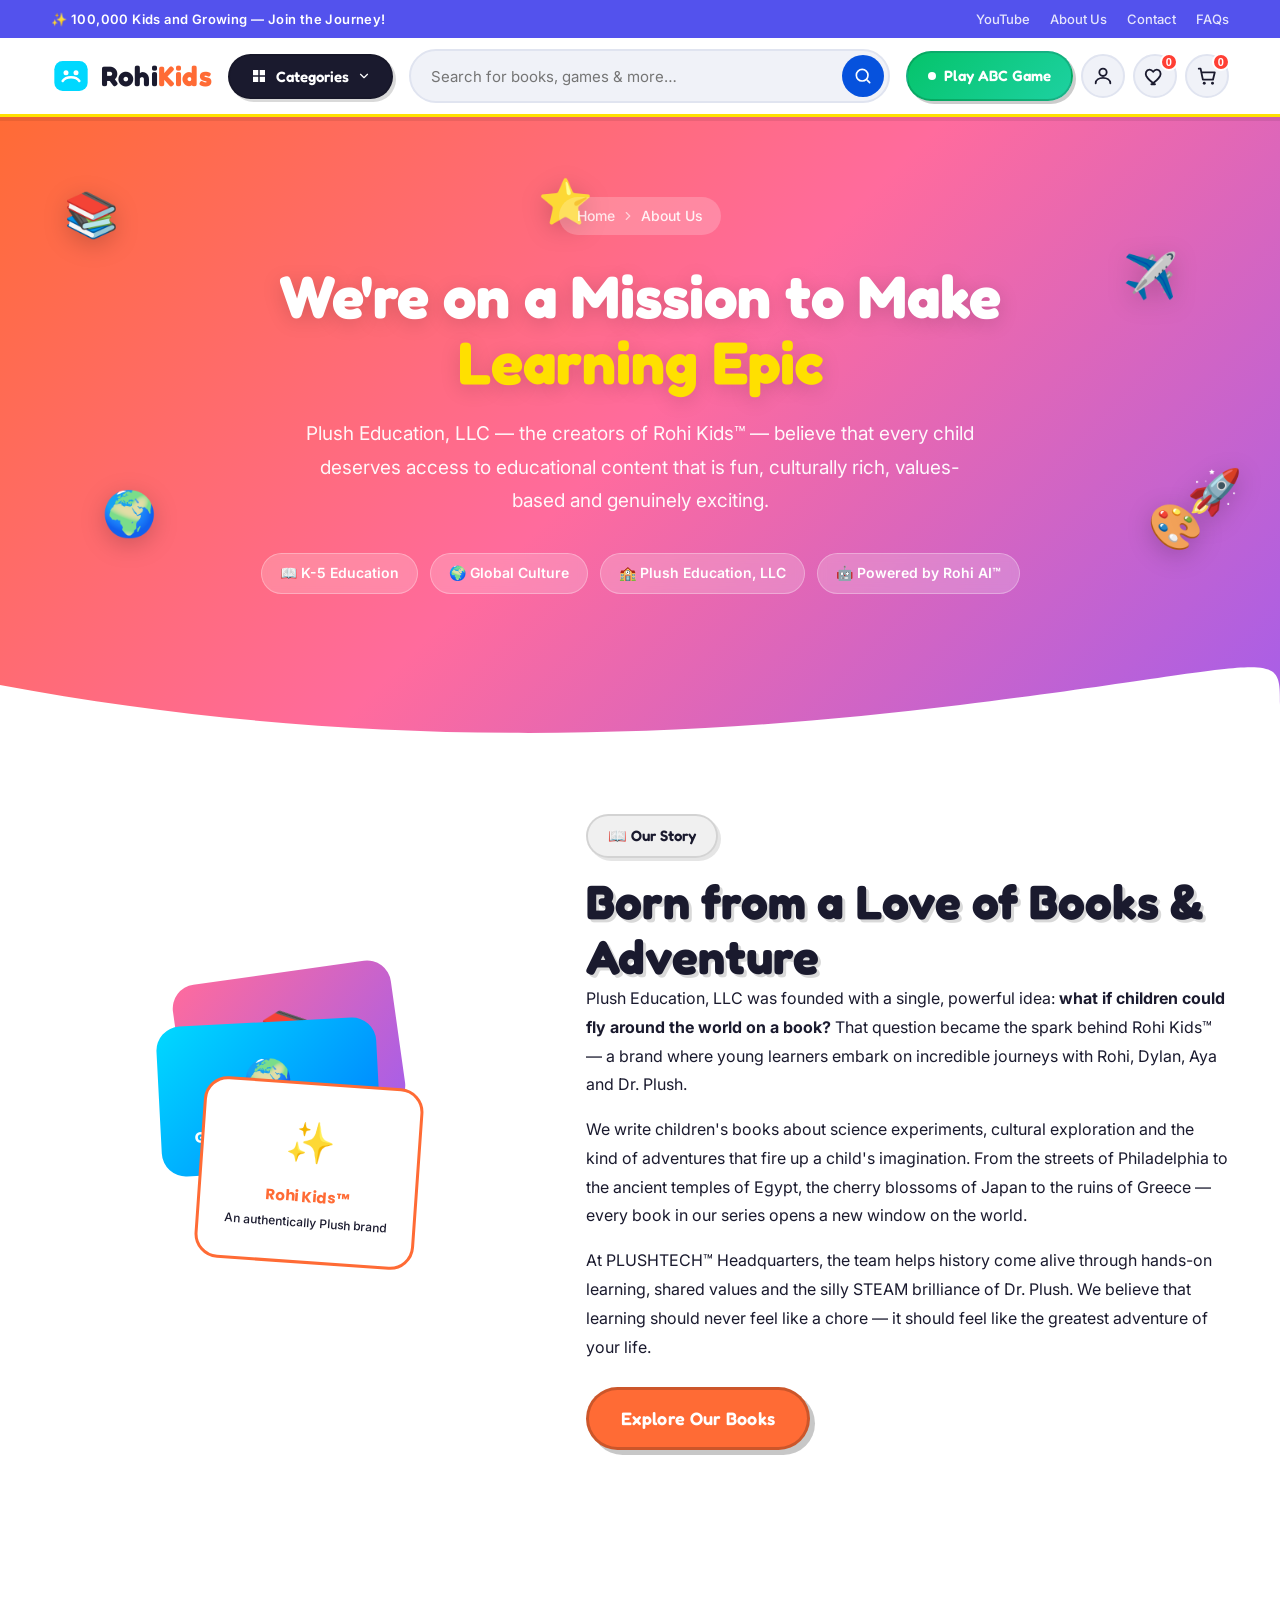
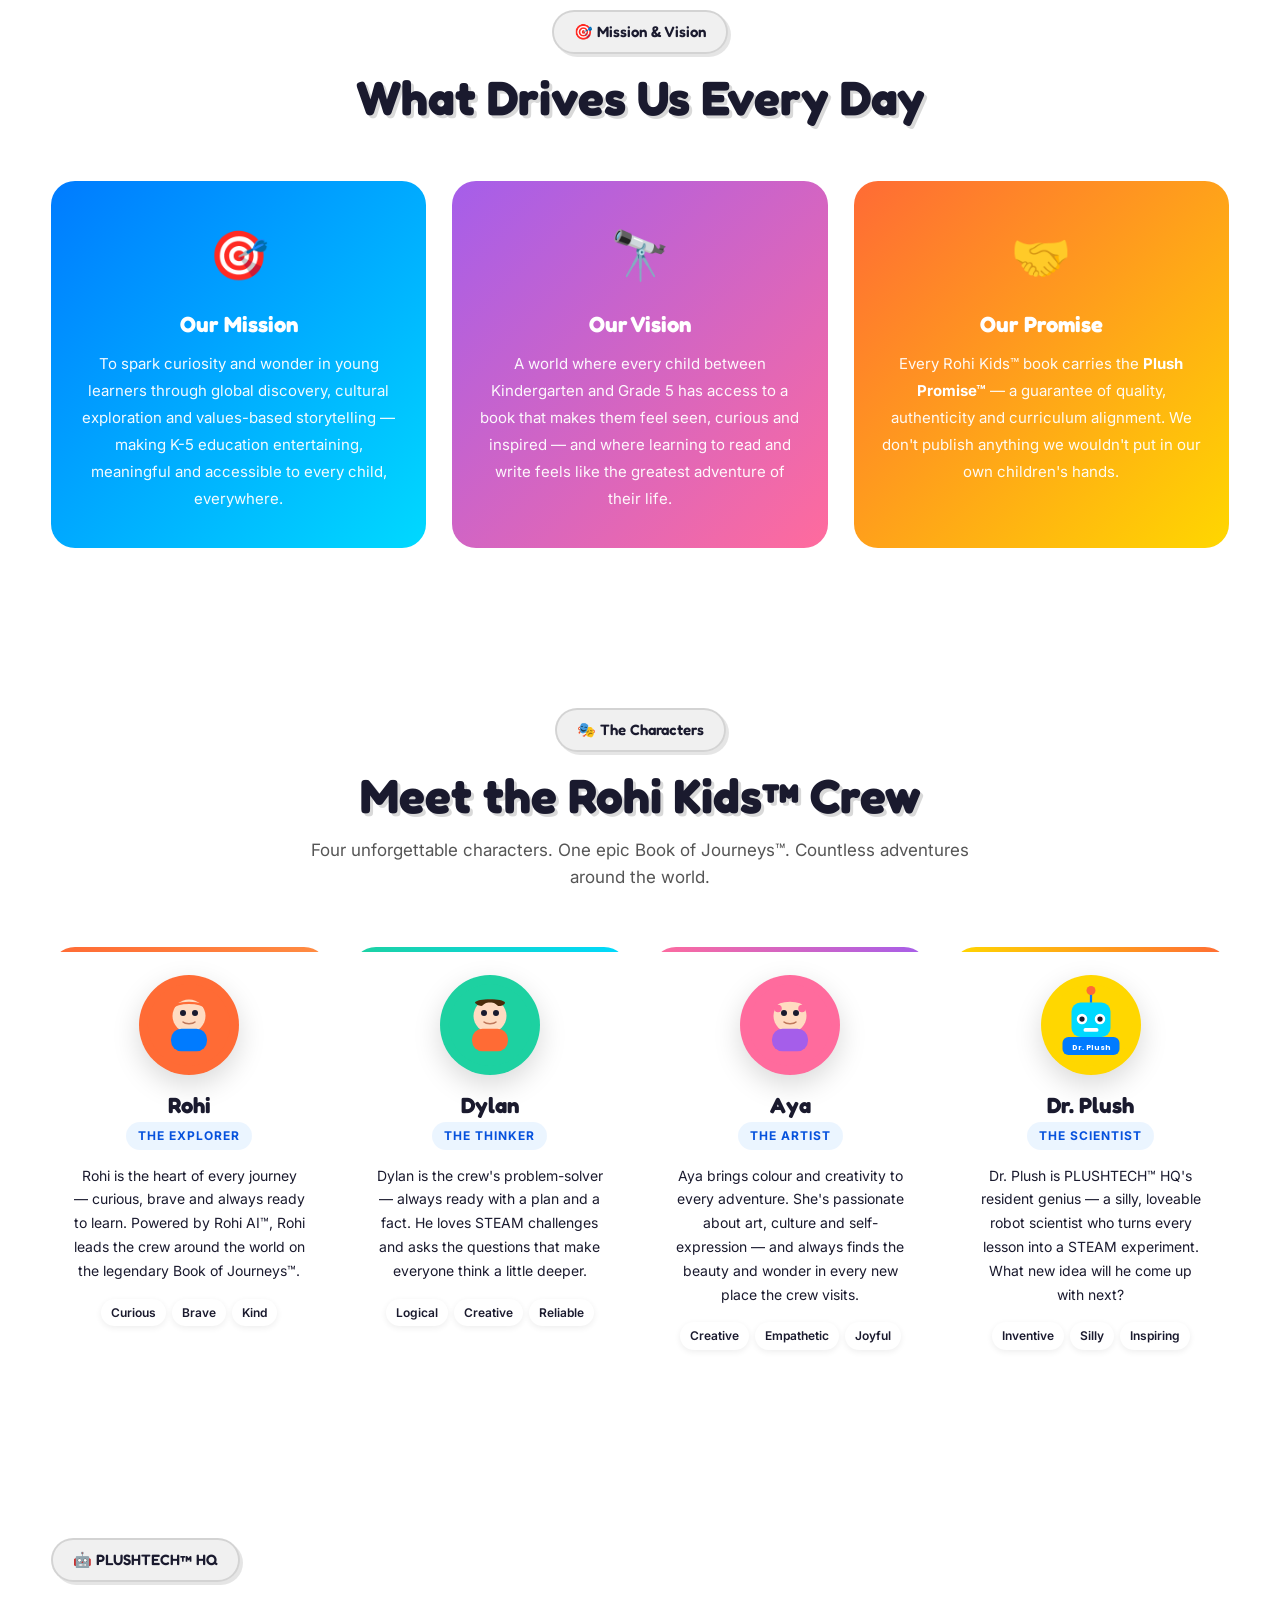
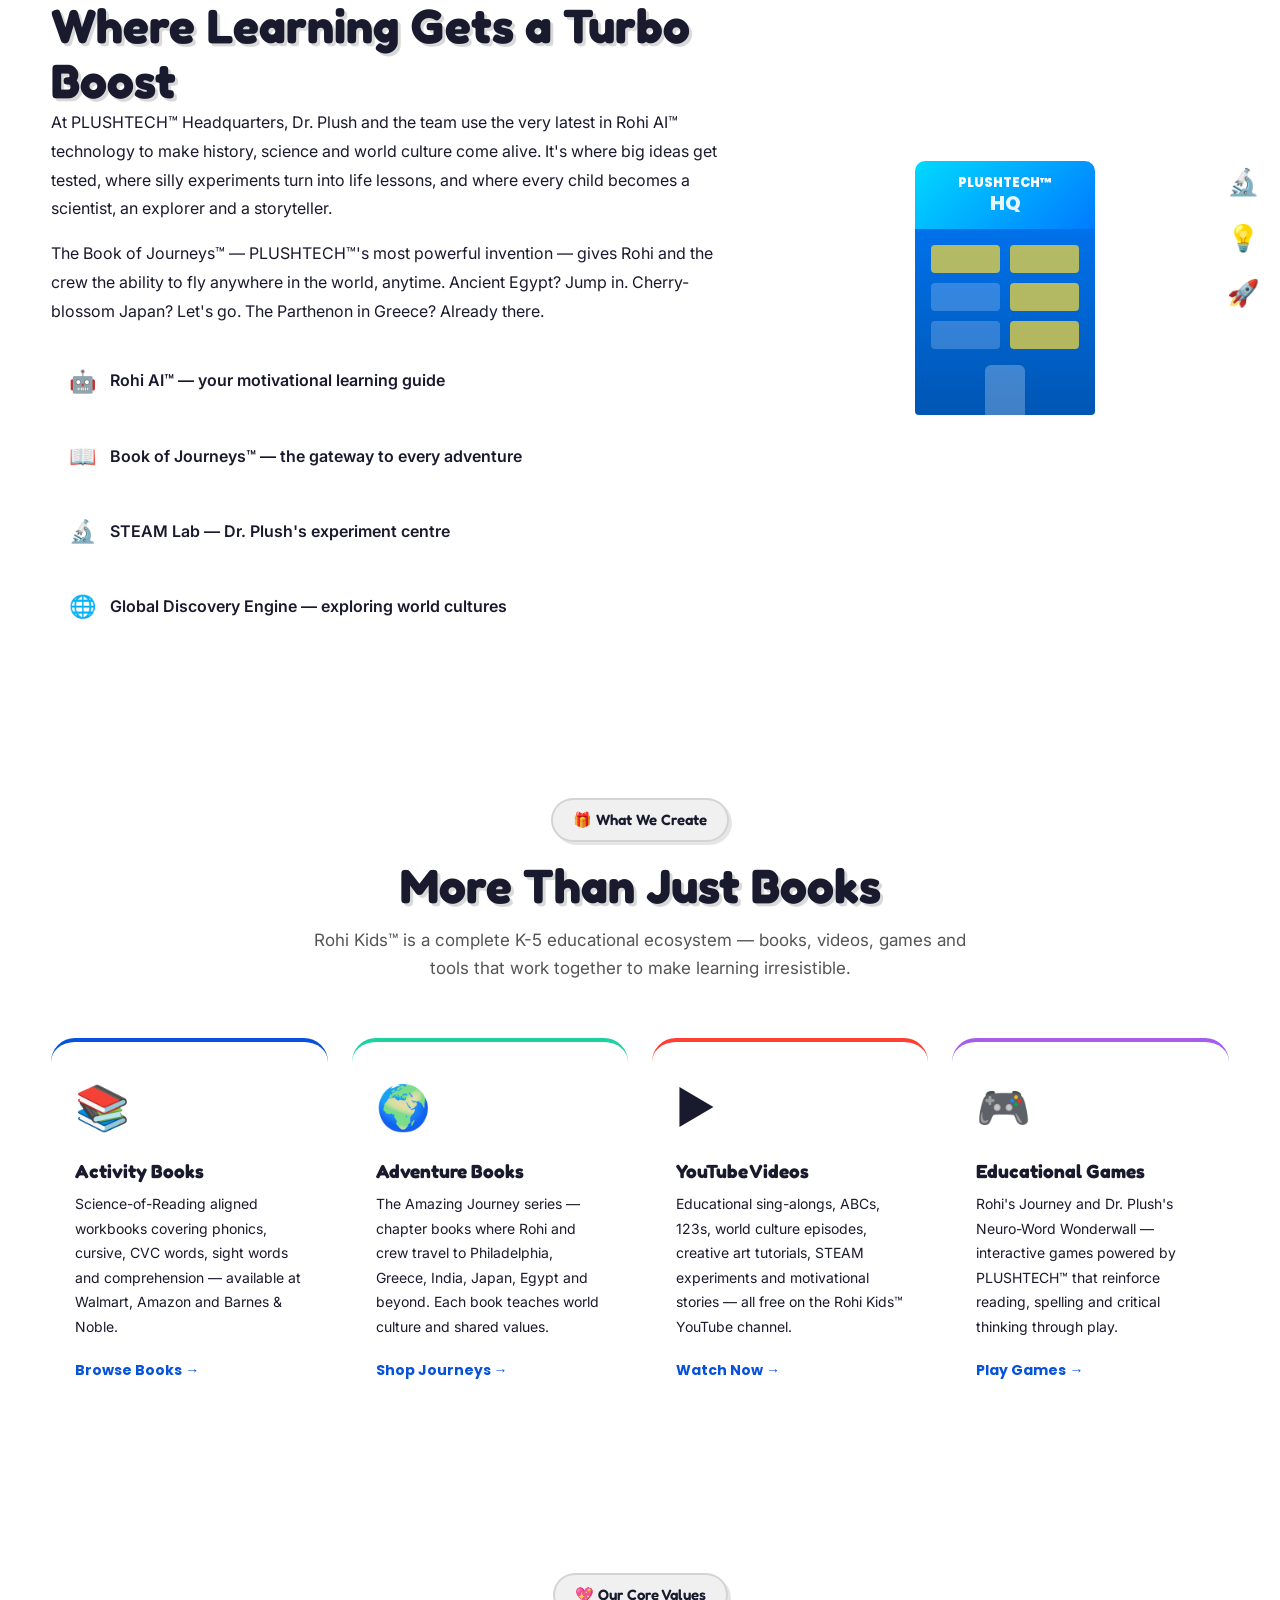
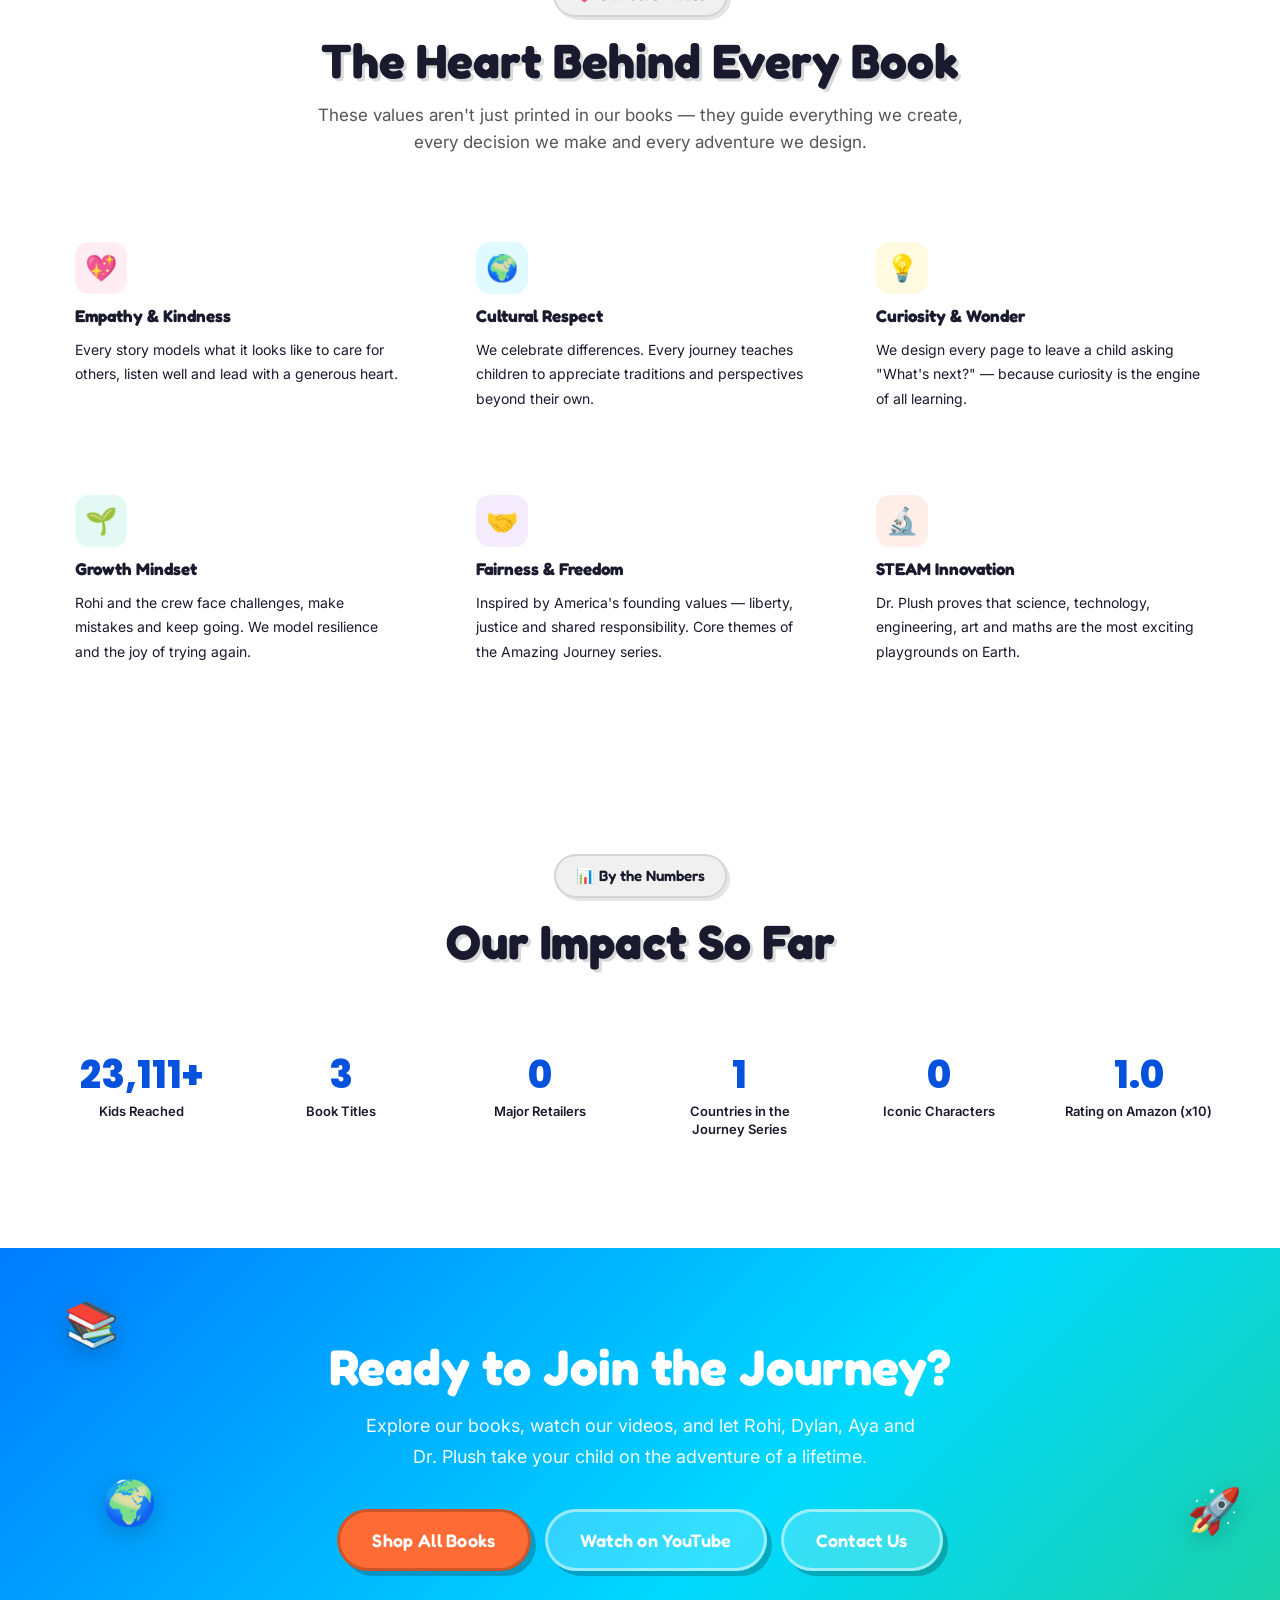
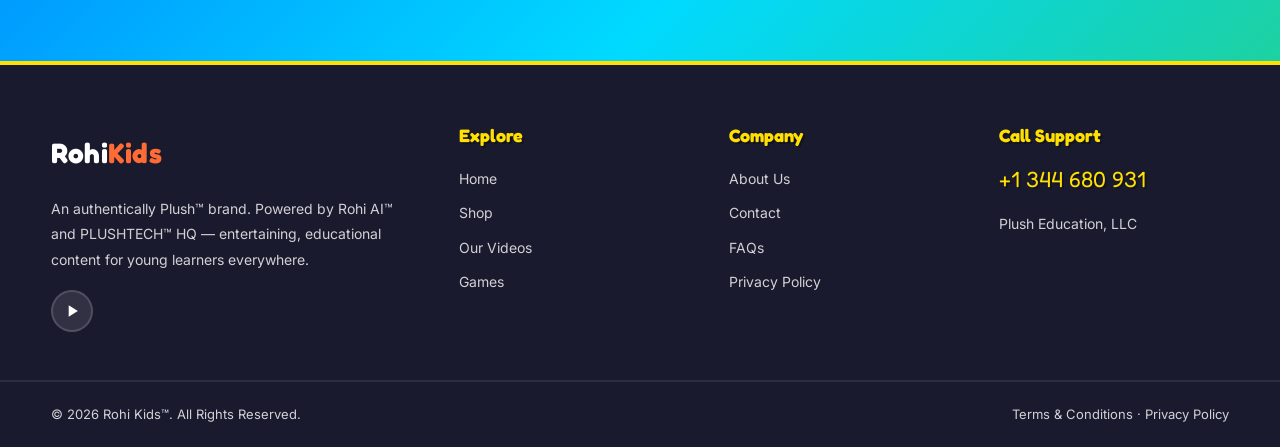
<file: about.html>
<!DOCTYPE html>
<html lang="en">
<head>
  <meta charset="UTF-8" />
  <meta name="viewport" content="width=device-width, initial-scale=1.0" />
  <title>About Us — Rohi Kids™ | Plush Education, LLC</title>
  <meta name="description" content="Learn about Plush Education, LLC and Rohi Kids™ — the K-5 educational brand where young learners go on big adventures around the world with Rohi, Dylan, Aya and Dr. Plush." />

  <link rel="preconnect" href="https://fonts.googleapis.com" />
  <link rel="preconnect" href="https://fonts.gstatic.com" crossorigin />
  <link href="https://fonts.googleapis.com/css2?family=Fredoka:wght@400;500;600;700&family=Poppins:wght@400;500;600;700;800&family=Inter:wght@400;500;600&display=swap" rel="stylesheet" />

  <link rel="stylesheet" href="css/styles.css" />
  <link rel="stylesheet" href="css/about.css" />
</head>
<body>

  <!-- ============ TOP BAR ============ -->
  <div class="topbar">
    <div class="container topbar__inner">
      <p class="topbar__promo">
        <span class="topbar__spark">✨</span> 100,000 Kids and Growing — Join the Journey!
      </p>
      <nav class="topbar__links" aria-label="Utility navigation">
        <a href="https://www.youtube.com/@rohi-kids" target="_blank" rel="noopener">YouTube</a>
        <a href="about.html">About Us</a>
        <a href="index.html#contact">Contact</a>
        <a href="index.html#faqs">FAQs</a>
      </nav>
    </div>
  </div>

  <!-- ============ HEADER ============ -->
  <header class="header" id="header">
    <div class="container header__inner">
      <a href="index.html" class="logo" aria-label="Rohi Kids home">
        <span class="logo__mark" aria-hidden="true">
          <svg viewBox="0 0 48 48" width="40" height="40">
            <rect x="4" y="6" width="40" height="36" rx="10" fill="url(#logoGrad2)"/>
            <path d="M14 30c4-6 16-6 20 0" stroke="#fff" stroke-width="3" fill="none" stroke-linecap="round"/>
            <circle cx="18" cy="20" r="3" fill="#fff"/>
            <circle cx="30" cy="20" r="3" fill="#fff"/>
            <defs>
              <linearGradient id="logoGrad2" x1="0" y1="0" x2="48" y2="48">
                <stop stop-color="#00D9FF"/><stop offset="1" stop-color="#007BFF"/>
              </linearGradient>
            </defs>
          </svg>
        </span>
        <span class="logo__text">Rohi<span class="logo__text--alt">Kids</span></span>
      </a>

      <button class="btn-categories">
        <svg width="18" height="18" viewBox="0 0 24 24" fill="none"><path d="M4 4h7v7H4zM13 4h7v7h-7zM4 13h7v7H4zM13 13h7v7h-7z" fill="currentColor"/></svg>
        Categories
        <svg width="14" height="14" viewBox="0 0 24 24" fill="none"><path d="M6 9l6 6 6-6" stroke="currentColor" stroke-width="2" stroke-linecap="round" stroke-linejoin="round"/></svg>
      </button>

      <form class="search" role="search" onsubmit="return false;">
        <input type="search" class="search__input" placeholder="Search for books, games & more…" aria-label="Search" />
        <button class="search__btn" aria-label="Search">
          <svg width="20" height="20" viewBox="0 0 24 24" fill="none"><circle cx="11" cy="11" r="7" stroke="currentColor" stroke-width="2"/><path d="m20 20-3-3" stroke="currentColor" stroke-width="2" stroke-linecap="round"/></svg>
        </button>
      </form>

      <div class="header__actions">
        <a href="index.html#game" class="btn-play">
          <span class="btn-play__dot"></span> Play ABC Game
        </a>
        <button class="icon-btn" aria-label="Account">
          <svg width="22" height="22" viewBox="0 0 24 24" fill="none"><circle cx="12" cy="8" r="4" stroke="currentColor" stroke-width="2"/><path d="M4 20c0-4 4-6 8-6s8 2 8 6" stroke="currentColor" stroke-width="2" stroke-linecap="round"/></svg>
        </button>
        <button class="icon-btn" aria-label="Wishlist">
          <svg width="22" height="22" viewBox="0 0 24 24" fill="none"><path d="M12 21s-7-4.5-9.5-9C1 9 2.5 5 6 5c2 0 3.2 1.2 4 2.5C10.8 6.2 12 5 14 5c3.5 0 5 4 3.5 7-2.5 4.5-9.5 9-9.5 9z" stroke="currentColor" stroke-width="2" stroke-linejoin="round"/></svg>
          <span class="badge">0</span>
        </button>
        <button class="icon-btn icon-btn--cart" aria-label="Cart">
          <svg width="22" height="22" viewBox="0 0 24 24" fill="none"><circle cx="9" cy="20" r="1.6" fill="currentColor"/><circle cx="18" cy="20" r="1.6" fill="currentColor"/><path d="M3 4h2l2.5 12h11l2-8H6" stroke="currentColor" stroke-width="2" stroke-linecap="round" stroke-linejoin="round"/></svg>
          <span class="badge">0</span>
        </button>
        <button class="hamburger" id="hamburger" aria-label="Menu">
          <span></span><span></span><span></span>
        </button>
      </div>
    </div>
    <nav class="mobile-nav" id="mobileNav">
      <a href="index.html">Home</a>
      <a href="index.html#videos">Our Videos</a>
      <a href="index.html#books">Shop</a>
      <a href="index.html#game">Play ABC Game</a>
      <a href="about.html" class="active">About</a>
      <a href="index.html#contact">Contact</a>
    </nav>
  </header>

  <!-- ============ ABOUT HERO ============ -->
  <section class="about-hero">
    <div class="about-hero__icons" aria-hidden="true">
      <span class="ah-float ah-float--1">📚</span>
      <span class="ah-float ah-float--2">✈️</span>
      <span class="ah-float ah-float--3">🌍</span>
      <span class="ah-float ah-float--4">⭐</span>
      <span class="ah-float ah-float--5">🎨</span>
      <span class="ah-float ah-float--6">🚀</span>
    </div>
    <div class="container about-hero__inner">
      <!-- Breadcrumb -->
      <nav class="breadcrumb" aria-label="Breadcrumb">
        <a href="index.html">Home</a>
        <svg width="14" height="14" viewBox="0 0 24 24" fill="none"><path d="M9 18l6-6-6-6" stroke="currentColor" stroke-width="2" stroke-linecap="round"/></svg>
        <span>About Us</span>
      </nav>
      <h1 class="about-hero__title">
        We're on a Mission to Make <span class="about-hero__pop">Learning Epic</span>
      </h1>
      <p class="about-hero__lead">Plush Education, LLC — the creators of Rohi Kids™ — believe that every child deserves access to educational content that is fun, culturally rich, values-based and genuinely exciting.</p>
      <div class="about-hero__badges">
        <span>📖 K-5 Education</span>
        <span>🌍 Global Culture</span>
        <span>🏫 Plush Education, LLC</span>
        <span>🤖 Powered by Rohi AI™</span>
      </div>
    </div>
    <svg class="about-hero__wave" viewBox="0 0 1440 100" preserveAspectRatio="none"><path d="M0 50c360 60 720 60 1080 20s360-60 360 0v30H0z" fill="#fff"/></svg>
  </section>

  <!-- ============ OUR STORY ============ -->
  <section class="section story">
    <div class="container story__inner">
      <div class="story__visual reveal">
        <div class="story__card-stack">
          <div class="story__card story__card--back">
            <span>📚</span>
            <p>Science of Reading</p>
          </div>
          <div class="story__card story__card--mid">
            <span>🌍</span>
            <p>Global Adventures</p>
          </div>
          <div class="story__card story__card--front">
            <span>✨</span>
            <p>Rohi Kids™</p>
            <small>An authentically Plush brand</small>
          </div>
        </div>
      </div>
      <div class="story__text">
        <span class="section__eyebrow">📖 Our Story</span>
        <h2 class="section__title">Born from a Love of Books &amp; Adventure</h2>
        <p>Plush Education, LLC was founded with a single, powerful idea: <strong>what if children could fly around the world on a book?</strong> That question became the spark behind Rohi Kids™ — a brand where young learners embark on incredible journeys with Rohi, Dylan, Aya and Dr. Plush.</p>
        <p>We write children's books about science experiments, cultural exploration and the kind of adventures that fire up a child's imagination. From the streets of Philadelphia to the ancient temples of Egypt, the cherry blossoms of Japan to the ruins of Greece — every book in our series opens a new window on the world.</p>
        <p>At PLUSHTECH™ Headquarters, the team helps history come alive through hands-on learning, shared values and the silly STEAM brilliance of Dr. Plush. We believe that learning should never feel like a chore — it should feel like the greatest adventure of your life.</p>
        <a href="index.html#books" class="btn btn--primary">Explore Our Books</a>
      </div>
    </div>
  </section>

  <!-- ============ MISSION & VISION ============ -->
  <section class="section section--alt mission">
    <div class="container">
      <div class="section__head reveal">
        <span class="section__eyebrow">🎯 Mission &amp; Vision</span>
        <h2 class="section__title">What Drives Us Every Day</h2>
      </div>
      <div class="mv-grid">
        <div class="mv-card mv-card--mission reveal">
          <div class="mv-card__icon">🎯</div>
          <h3>Our Mission</h3>
          <p>To spark curiosity and wonder in young learners through global discovery, cultural exploration and values-based storytelling — making K-5 education entertaining, meaningful and accessible to every child, everywhere.</p>
        </div>
        <div class="mv-card mv-card--vision reveal" style="--d:.12s">
          <div class="mv-card__icon">🔭</div>
          <h3>Our Vision</h3>
          <p>A world where every child between Kindergarten and Grade 5 has access to a book that makes them feel seen, curious and inspired — and where learning to read and write feels like the greatest adventure of their life.</p>
        </div>
        <div class="mv-card mv-card--promise reveal" style="--d:.24s">
          <div class="mv-card__icon">🤝</div>
          <h3>Our Promise</h3>
          <p>Every Rohi Kids™ book carries the <strong>Plush Promise™</strong> — a guarantee of quality, authenticity and curriculum alignment. We don't publish anything we wouldn't put in our own children's hands.</p>
        </div>
      </div>
    </div>
  </section>

  <!-- ============ MEET THE CHARACTERS ============ -->
  <section class="section characters">
    <div class="container">
      <div class="section__head reveal">
        <span class="section__eyebrow">🎭 The Characters</span>
        <h2 class="section__title">Meet the Rohi Kids™ Crew</h2>
        <p class="section__lead">Four unforgettable characters. One epic Book of Journeys™. Countless adventures around the world.</p>
      </div>
      <div class="char-grid">

        <article class="char-card reveal">
          <div class="char-card__avatar char-card__avatar--rohi">
            <svg viewBox="0 0 120 120" width="90" height="90">
              <circle cx="60" cy="60" r="55" fill="#FF6B35"/>
              <circle cx="60" cy="48" r="22" fill="#FFDBC1"/>
              <rect x="36" y="65" width="48" height="30" rx="14" fill="#007BFF"/>
              <circle cx="52" cy="44" r="4" fill="#1a1a2e"/>
              <circle cx="68" cy="44" r="4" fill="#1a1a2e"/>
              <path d="M52 56c3 3 13 3 16 0" stroke="#c0775a" stroke-width="2" fill="none" stroke-linecap="round"/>
              <path d="M38 38c4-10 40-10 44 0" stroke="#FF6B35" stroke-width="3" fill="none" stroke-linecap="round"/>
            </svg>
          </div>
          <div class="char-card__color char-card__color--rohi"></div>
          <h3>Rohi</h3>
          <span class="char-card__role">The Explorer</span>
          <p>Rohi is the heart of every journey — curious, brave and always ready to learn. Powered by Rohi AI™, Rohi leads the crew around the world on the legendary Book of Journeys™.</p>
          <div class="char-card__traits">
            <span>Curious</span><span>Brave</span><span>Kind</span>
          </div>
        </article>

        <article class="char-card reveal" style="--d:.1s">
          <div class="char-card__avatar char-card__avatar--dylan">
            <svg viewBox="0 0 120 120" width="90" height="90">
              <circle cx="60" cy="60" r="55" fill="#1DD1A1"/>
              <circle cx="60" cy="48" r="22" fill="#FFDBC1"/>
              <rect x="36" y="65" width="48" height="30" rx="14" fill="#FF6B35"/>
              <circle cx="52" cy="44" r="4" fill="#1a1a2e"/>
              <circle cx="68" cy="44" r="4" fill="#1a1a2e"/>
              <path d="M52 56c3 3 13 3 16 0" stroke="#c0775a" stroke-width="2" fill="none" stroke-linecap="round"/>
              <path d="M40 30c2-6 38-6 40 0c0 4-8 6-10 4s-4-4-10-4-8 2-10 4-10-2-10-4z" fill="#4a2c0a"/>
            </svg>
          </div>
          <div class="char-card__color char-card__color--dylan"></div>
          <h3>Dylan</h3>
          <span class="char-card__role">The Thinker</span>
          <p>Dylan is the crew's problem-solver — always ready with a plan and a fact. He loves STEAM challenges and asks the questions that make everyone think a little deeper.</p>
          <div class="char-card__traits">
            <span>Logical</span><span>Creative</span><span>Reliable</span>
          </div>
        </article>

        <article class="char-card reveal" style="--d:.2s">
          <div class="char-card__avatar char-card__avatar--aya">
            <svg viewBox="0 0 120 120" width="90" height="90">
              <circle cx="60" cy="60" r="55" fill="#FF6B9D"/>
              <circle cx="60" cy="48" r="22" fill="#FFDBC1"/>
              <rect x="36" y="65" width="48" height="30" rx="14" fill="#A55EEA"/>
              <circle cx="52" cy="44" r="4" fill="#1a1a2e"/>
              <circle cx="68" cy="44" r="4" fill="#1a1a2e"/>
              <path d="M52 56c3 3 13 3 16 0" stroke="#c0775a" stroke-width="2" fill="none" stroke-linecap="round"/>
              <path d="M38 36c4-12 40-12 44 0" stroke="#FF6B9D" stroke-width="4" fill="none" stroke-linecap="round"/>
              <circle cx="44" cy="38" r="5" fill="#FF6B9D"/>
              <circle cx="76" cy="38" r="5" fill="#FF6B9D"/>
            </svg>
          </div>
          <div class="char-card__color char-card__color--aya"></div>
          <h3>Aya</h3>
          <span class="char-card__role">The Artist</span>
          <p>Aya brings colour and creativity to every adventure. She's passionate about art, culture and self-expression — and always finds the beauty and wonder in every new place the crew visits.</p>
          <div class="char-card__traits">
            <span>Creative</span><span>Empathetic</span><span>Joyful</span>
          </div>
        </article>

        <article class="char-card reveal" style="--d:.3s">
          <div class="char-card__avatar char-card__avatar--drplush">
            <svg viewBox="0 0 120 120" width="90" height="90">
              <circle cx="60" cy="60" r="55" fill="#FFD700"/>
              <rect x="34" y="30" width="52" height="46" rx="12" fill="#00D9FF"/>
              <circle cx="48" cy="52" r="7" fill="#fff"/>
              <circle cx="72" cy="52" r="7" fill="#fff"/>
              <circle cx="48" cy="52" r="3.5" fill="#1a1a2e"/>
              <circle cx="72" cy="52" r="3.5" fill="#1a1a2e"/>
              <rect x="50" y="64" width="20" height="5" rx="2.5" fill="#fff"/>
              <line x1="60" y1="18" x2="60" y2="30" stroke="#007BFF" stroke-width="3"/>
              <circle cx="60" cy="14" r="6" fill="#FF6B35"/>
              <rect x="22" y="76" width="76" height="24" rx="8" fill="#007BFF"/>
              <text x="60" y="93" text-anchor="middle" font-family="Poppins,sans-serif" font-size="10" font-weight="700" fill="#fff">Dr. Plush</text>
            </svg>
          </div>
          <div class="char-card__color char-card__color--drplush"></div>
          <h3>Dr. Plush</h3>
          <span class="char-card__role">The Scientist</span>
          <p>Dr. Plush is PLUSHTECH™ HQ's resident genius — a silly, loveable robot scientist who turns every lesson into a STEAM experiment. What new idea will he come up with next?</p>
          <div class="char-card__traits">
            <span>Inventive</span><span>Silly</span><span>Inspiring</span>
          </div>
        </article>

      </div>
    </div>
  </section>

  <!-- ============ PLUSHTECH HQ ============ -->
  <section class="section section--alt plushtech">
    <div class="container plushtech__inner">
      <div class="plushtech__text reveal">
        <span class="section__eyebrow">🤖 PLUSHTECH™ HQ</span>
        <h2 class="section__title">Where Learning Gets a Turbo Boost</h2>
        <p>At PLUSHTECH™ Headquarters, Dr. Plush and the team use the very latest in Rohi AI™ technology to make history, science and world culture come alive. It's where big ideas get tested, where silly experiments turn into life lessons, and where every child becomes a scientist, an explorer and a storyteller.</p>
        <p>The Book of Journeys™ — PLUSHTECH™'s most powerful invention — gives Rohi and the crew the ability to fly anywhere in the world, anytime. Ancient Egypt? Jump in. Cherry-blossom Japan? Let's go. The Parthenon in Greece? Already there.</p>
        <ul class="plushtech__list">
          <li><span>🤖</span> Rohi AI™ — your motivational learning guide</li>
          <li><span>📖</span> Book of Journeys™ — the gateway to every adventure</li>
          <li><span>🔬</span> STEAM Lab — Dr. Plush's experiment centre</li>
          <li><span>🌐</span> Global Discovery Engine — exploring world cultures</li>
        </ul>
      </div>
      <div class="plushtech__visual reveal" style="--d:.15s">
        <div class="plushtech__hq">
          <div class="hq-building">
            <div class="hq-roof">PLUSHTECH™<br><small>HQ</small></div>
            <div class="hq-windows">
              <div class="hq-win hq-win--lit"></div>
              <div class="hq-win hq-win--lit"></div>
              <div class="hq-win"></div>
              <div class="hq-win hq-win--lit"></div>
              <div class="hq-win"></div>
              <div class="hq-win hq-win--lit"></div>
            </div>
            <div class="hq-door"></div>
          </div>
          <div class="hq-floats">
            <span class="hq-float">🔬</span>
            <span class="hq-float" style="animation-delay:.8s">💡</span>
            <span class="hq-float" style="animation-delay:1.4s">🚀</span>
          </div>
        </div>
      </div>
    </div>
  </section>

  <!-- ============ WHAT WE CREATE ============ -->
  <section class="section create">
    <div class="container">
      <div class="section__head reveal">
        <span class="section__eyebrow">🎁 What We Create</span>
        <h2 class="section__title">More Than Just Books</h2>
        <p class="section__lead">Rohi Kids™ is a complete K-5 educational ecosystem — books, videos, games and tools that work together to make learning irresistible.</p>
      </div>
      <div class="create-grid">
        <div class="create-card reveal">
          <div class="create-card__icon">📚</div>
          <h3>Activity Books</h3>
          <p>Science-of-Reading aligned workbooks covering phonics, cursive, CVC words, sight words and comprehension — available at Walmart, Amazon and Barnes &amp; Noble.</p>
          <a href="index.html#books" class="create-card__link">Browse Books →</a>
        </div>
        <div class="create-card reveal" style="--d:.1s">
          <div class="create-card__icon">🌍</div>
          <h3>Adventure Books</h3>
          <p>The Amazing Journey series — chapter books where Rohi and crew travel to Philadelphia, Greece, India, Japan, Egypt and beyond. Each book teaches world culture and shared values.</p>
          <a href="index.html#books" class="create-card__link">Shop Journeys →</a>
        </div>
        <div class="create-card reveal" style="--d:.2s">
          <div class="create-card__icon">▶️</div>
          <h3>YouTube Videos</h3>
          <p>Educational sing-alongs, ABCs, 123s, world culture episodes, creative art tutorials, STEAM experiments and motivational stories — all free on the Rohi Kids™ YouTube channel.</p>
          <a href="https://www.youtube.com/@rohi-kids" target="_blank" rel="noopener" class="create-card__link">Watch Now →</a>
        </div>
        <div class="create-card reveal" style="--d:.3s">
          <div class="create-card__icon">🎮</div>
          <h3>Educational Games</h3>
          <p>Rohi's Journey and Dr. Plush's Neuro-Word Wonderwall — interactive games powered by PLUSHTECH™ that reinforce reading, spelling and critical thinking through play.</p>
          <a href="index.html#game" class="create-card__link">Play Games →</a>
        </div>
      </div>
    </div>
  </section>

  <!-- ============ VALUES ============ -->
  <section class="section section--alt values">
    <div class="container">
      <div class="section__head reveal">
        <span class="section__eyebrow">💖 Our Core Values</span>
        <h2 class="section__title">The Heart Behind Every Book</h2>
        <p class="section__lead">These values aren't just printed in our books — they guide everything we create, every decision we make and every adventure we design.</p>
      </div>
      <div class="values-grid">
        <div class="value-item reveal">
          <div class="value-item__icon" style="--vc:#FF6B9D">💖</div>
          <h4>Empathy &amp; Kindness</h4>
          <p>Every story models what it looks like to care for others, listen well and lead with a generous heart.</p>
        </div>
        <div class="value-item reveal" style="--d:.08s">
          <div class="value-item__icon" style="--vc:#00D9FF">🌍</div>
          <h4>Cultural Respect</h4>
          <p>We celebrate differences. Every journey teaches children to appreciate traditions and perspectives beyond their own.</p>
        </div>
        <div class="value-item reveal" style="--d:.16s">
          <div class="value-item__icon" style="--vc:#FFD700">💡</div>
          <h4>Curiosity &amp; Wonder</h4>
          <p>We design every page to leave a child asking "What's next?" — because curiosity is the engine of all learning.</p>
        </div>
        <div class="value-item reveal" style="--d:.24s">
          <div class="value-item__icon" style="--vc:#1DD1A1">🌱</div>
          <h4>Growth Mindset</h4>
          <p>Rohi and the crew face challenges, make mistakes and keep going. We model resilience and the joy of trying again.</p>
        </div>
        <div class="value-item reveal" style="--d:.32s">
          <div class="value-item__icon" style="--vc:#A55EEA">🤝</div>
          <h4>Fairness &amp; Freedom</h4>
          <p>Inspired by America's founding values — liberty, justice and shared responsibility. Core themes of the Amazing Journey series.</p>
        </div>
        <div class="value-item reveal" style="--d:.4s">
          <div class="value-item__icon" style="--vc:#FF6B35">🔬</div>
          <h4>STEAM Innovation</h4>
          <p>Dr. Plush proves that science, technology, engineering, art and maths are the most exciting playgrounds on Earth.</p>
        </div>
      </div>
    </div>
  </section>

  <!-- ============ BY THE NUMBERS ============ -->
  <section class="section numbers">
    <div class="container">
      <div class="section__head reveal">
        <span class="section__eyebrow">📊 By the Numbers</span>
        <h2 class="section__title">Our Impact So Far</h2>
      </div>
      <div class="numbers-grid">
        <div class="number-card reveal">
          <div class="number-card__num" data-target="100000">0</div>
          <p>Kids Reached</p>
        </div>
        <div class="number-card reveal" style="--d:.1s">
          <div class="number-card__num" data-target="15">0</div>
          <p>Book Titles</p>
        </div>
        <div class="number-card reveal" style="--d:.2s">
          <div class="number-card__num" data-target="3">0</div>
          <p>Major Retailers</p>
        </div>
        <div class="number-card reveal" style="--d:.3s">
          <div class="number-card__num" data-target="5">0</div>
          <p>Countries in the Journey Series</p>
        </div>
        <div class="number-card reveal" style="--d:.4s">
          <div class="number-card__num" data-target="4">0</div>
          <p>Iconic Characters</p>
        </div>
        <div class="number-card reveal" style="--d:.5s">
          <div class="number-card__num" data-target="48">0</div>
          <p>Rating on Amazon (x10)</p>
        </div>
      </div>
    </div>
  </section>

  <!-- ============ CTA BANNER ============ -->
  <section class="about-cta">
    <div class="about-cta__icons" aria-hidden="true">
      <span class="ah-float ah-float--1">📚</span>
      <span class="ah-float ah-float--3">🌍</span>
      <span class="ah-float ah-float--6">🚀</span>
    </div>
    <div class="container about-cta__inner reveal">
      <h2>Ready to Join the Journey?</h2>
      <p>Explore our books, watch our videos, and let Rohi, Dylan, Aya and Dr. Plush take your child on the adventure of a lifetime.</p>
      <div class="about-cta__btns">
        <a href="index.html#books" class="btn btn--primary">Shop All Books</a>
        <a href="https://www.youtube.com/@rohi-kids" target="_blank" rel="noopener" class="btn btn--ghost">Watch on YouTube</a>
        <a href="index.html#contact" class="btn btn--ghost">Contact Us</a>
      </div>
    </div>
  </section>

  <!-- ============ FOOTER ============ -->
  <footer class="footer" id="about">
    <div class="container footer__grid">
      <div class="footer__col">
        <a href="index.html" class="logo logo--light">
          <span class="logo__text">Rohi<span class="logo__text--alt">Kids</span></span>
        </a>
        <p class="footer__about">An authentically Plush™ brand. Powered by Rohi AI™ and PLUSHTECH™ HQ — entertaining, educational content for young learners everywhere.</p>
        <div class="footer__social">
          <a href="https://www.youtube.com/@rohi-kids" target="_blank" rel="noopener" aria-label="YouTube">
            <svg width="20" height="20" viewBox="0 0 24 24" fill="currentColor"><path d="M8 5v14l11-7z"/></svg>
          </a>
        </div>
      </div>
      <div class="footer__col">
        <h4>Explore</h4>
        <a href="index.html">Home</a>
        <a href="index.html#books">Shop</a>
        <a href="index.html#videos">Our Videos</a>
        <a href="index.html#game">Games</a>
      </div>
      <div class="footer__col">
        <h4>Company</h4>
        <a href="about.html">About Us</a>
        <a href="index.html#contact">Contact</a>
        <a href="index.html#faqs">FAQs</a>
        <a href="#">Privacy Policy</a>
      </div>
      <div class="footer__col">
        <h4>Call Support</h4>
        <p class="footer__phone">+1 344 680 931</p>
        <p class="footer__about">Plush Education, LLC</p>
      </div>
    </div>
    <div class="footer__bar">
      <div class="container footer__bar-inner">
        <p>© 2026 Rohi Kids™. All Rights Reserved.</p>
        <p><a href="#">Terms &amp; Conditions</a> · <a href="#">Privacy Policy</a></p>
      </div>
    </div>
  </footer>

  <script src="js/script.js"></script>
  <script src="js/about.js"></script>
</body>
</html>
</file>
<file: css/styles.css>
/* ============================================================
   Rohi Kids™ — Full Colorful Redesign
   Fonts: Fredoka (all headings), Inter (body)
   ============================================================ */

:root {
  /* Section background colors */
  --hero-start: #FFE000;
  --hero-end:   #FF6B35;
  --retailers-bg: #0652DD;
  --why-bg:     #FF3F34;
  --books-bg:   #05C46B;
  --benefits-bg: #FF8A00;
  --journey-bg: #A55EEA;
  --testi-bg:   #FFC312;
  --videos-bg:  #5352ED;
  --games-bg:   #FFE000;
  --news-bg:    #FF3F34;

  /* Palette */
  --blue:   #0652DD;
  --cyan:   #00D9FF;
  --teal:   #1DD1A1;
  --green:  #05C46B;
  --orange: #FF6B35;
  --yellow: #FFE000;
  --pink:   #FF6B9D;
  --red:    #FF3F34;
  --purple: #A55EEA;
  --indigo: #5352ED;
  --ink:    #1a1a2e;
  --white:  #ffffff;

  /* Cartoon shadow */
  --cs:    5px 5px 0 rgba(0,0,0,.22);
  --cs-lg: 8px 8px 0 rgba(0,0,0,.25);
  --radius:    16px;
  --radius-lg: 24px;
}

/* ---- Reset & base ---- */
* { margin: 0; padding: 0; box-sizing: border-box; }
html { scroll-behavior: smooth; }
body { font-family: 'Inter', sans-serif; color: var(--ink); overflow-x: hidden; line-height: 1.6; }
h1,h2,h3,h4 { font-family: 'Fredoka', sans-serif; line-height: 1.15; }
a { text-decoration: none; color: inherit; }
img { max-width: 100%; display: block; }
.container { width: min(1200px, 92%); margin-inline: auto; }

/* ---- Dot confetti pattern (applied to colored sections) ---- */
.conf {
  background-image:
    radial-gradient(circle, rgba(255,255,255,.25) 2px, transparent 2px),
    radial-gradient(circle, rgba(255,255,255,.10) 1px, transparent 1px);
  background-size: 30px 30px, 15px 15px;
  background-position: 0 0, 7px 7px;
}

/* ---- Section spacing ---- */
.section { padding: 80px 0; position: relative; }

/* ============ BUTTONS ============ */
.btn {
  display: inline-flex; align-items: center; gap: 8px;
  font-family: 'Fredoka', sans-serif; font-weight: 600; font-size: 18px;
  padding: 14px 32px; border-radius: 50px; border: 3px solid rgba(0,0,0,.18);
  cursor: pointer; transition: transform .2s, box-shadow .2s;
  box-shadow: var(--cs);
  letter-spacing: .3px;
}
.btn:hover { transform: translateY(-4px) scale(1.04); box-shadow: var(--cs-lg); }
.btn:active { transform: translateY(0); box-shadow: 2px 2px 0 rgba(0,0,0,.2); }

.btn--primary { background: var(--orange); color: #fff; border-color: rgba(0,0,0,.2); }
.btn--primary:hover { background: #e85d28; }
.btn--ghost   { background: rgba(255,255,255,.2); color: #fff; border-color: rgba(255,255,255,.5); }
.btn--ghost:hover { background: #fff; color: var(--ink); }
.btn--ghost-dark { background: transparent; color: var(--ink); border-color: var(--ink); }
.btn--ghost-dark:hover { background: var(--ink); color: #fff; }
.btn--small { padding: 10px 22px; font-size: 15px; }
.btn--youtube { background: #FF0000; color: #fff; border-color: rgba(0,0,0,.2); box-shadow: var(--cs); }
.btn--youtube:hover { background: #cc0000; }
.btn--retailer { font-size: 16px; padding: 13px 26px; border-color: rgba(0,0,0,.2); }
.btn--retailer-walmart { background: #0071CE; color: #fff; }
.btn--retailer-walmart:hover { background: #005aa5; }
.btn--retailer-amazon { background: #FF9900; color: #fff; }
.btn--retailer-amazon:hover { background: #e68800; }
.btn--retailer-bn { background: var(--ink); color: #fff; }
.btn--retailer-bn:hover { background: #333; }

/* ============ TOP BAR ============ */
.topbar { background: var(--indigo); color: #fff; font-size: 13px; }
.topbar__inner { display: flex; justify-content: space-between; align-items: center; height: 38px; }
.topbar__promo { font-weight: 600; letter-spacing: .4px; }
.topbar__spark { display: inline-block; animation: spin 4s linear infinite; }
.topbar__links { display: flex; gap: 20px; }
.topbar__links a { opacity: .85; transition: opacity .2s, color .2s; font-weight: 500; }
.topbar__links a:hover { opacity: 1; color: var(--yellow); }

/* ============ HEADER ============ */
.header {
  position: sticky; top: 0; z-index: 100; background: #fff;
  box-shadow: 0 4px 0 rgba(0,0,0,.08);
  border-bottom: 3px solid var(--yellow);
}
.header__inner { display: flex; align-items: center; gap: 16px; height: 76px; }

.logo { display: flex; align-items: center; gap: 10px; }
.logo__mark svg { display: block; animation: bob 3s ease-in-out infinite; }
.logo__text { font-family: 'Fredoka', sans-serif; font-weight: 700; font-size: 28px; color: var(--ink); letter-spacing: .5px; }
.logo__text--alt { color: var(--orange); }
.logo--light .logo__text { color: #fff; }

.btn-categories {
  display: flex; align-items: center; gap: 8px; background: var(--ink); color: #fff;
  font-family: 'Fredoka', sans-serif; font-weight: 600; font-size: 15px;
  padding: 11px 20px; border: 2px solid rgba(0,0,0,.1); border-radius: 50px;
  cursor: pointer; transition: background .2s, transform .2s; white-space: nowrap;
  box-shadow: 3px 3px 0 rgba(0,0,0,.15);
}
.btn-categories:hover { background: var(--blue); transform: translateY(-2px); }

.search { flex: 1; display: flex; align-items: center; background: #f0f2f8; border-radius: 50px; padding: 4px 4px 4px 20px; border: 2px solid #e0e4f0; transition: border .2s; }
.search:focus-within { border-color: var(--blue); }
.search__input { flex: 1; border: none; background: transparent; font-size: 15px; outline: none; font-family: 'Inter', sans-serif; }
.search__btn { background: var(--blue); color: #fff; border: none; width: 42px; height: 42px; border-radius: 50%; display: grid; place-items: center; cursor: pointer; transition: background .2s, transform .2s; }
.search__btn:hover { background: #0440b3; transform: scale(1.08); }

.header__actions { display: flex; align-items: center; gap: 8px; }
.btn-play {
  display: inline-flex; align-items: center; gap: 8px;
  background: linear-gradient(135deg, var(--green), var(--teal));
  color: #fff; font-family: 'Fredoka', sans-serif; font-weight: 600; font-size: 15px;
  padding: 11px 20px; border-radius: 50px; border: 2px solid rgba(0,0,0,.15);
  box-shadow: 3px 3px 0 rgba(0,0,0,.2); transition: transform .2s, box-shadow .2s;
  white-space: nowrap;
}
.btn-play:hover { transform: translateY(-3px); box-shadow: 5px 5px 0 rgba(0,0,0,.2); }
.btn-play__dot { width: 8px; height: 8px; background: #fff; border-radius: 50%; animation: pulse 1.5s ease-in-out infinite; }

.icon-btn { position: relative; background: #f0f2f8; border: 2px solid #e0e4f0; width: 44px; height: 44px; border-radius: 50%; display: grid; place-items: center; cursor: pointer; color: var(--ink); transition: background .2s, color .2s, transform .2s; }
.icon-btn:hover { background: var(--blue); color: #fff; transform: translateY(-2px); border-color: var(--blue); }
.badge { position: absolute; top: -3px; right: -3px; background: var(--red); color: #fff; font-size: 11px; font-weight: 700; width: 18px; height: 18px; border-radius: 50%; display: grid; place-items: center; border: 2px solid #fff; }

.hamburger { display: none; flex-direction: column; gap: 5px; background: none; border: none; cursor: pointer; padding: 8px; }
.hamburger span { width: 24px; height: 3px; background: var(--ink); border-radius: 2px; transition: .3s; }
.hamburger.active span:nth-child(1) { transform: translateY(8px) rotate(45deg); }
.hamburger.active span:nth-child(2) { opacity: 0; }
.hamburger.active span:nth-child(3) { transform: translateY(-8px) rotate(-45deg); }

.mobile-nav { display: none; flex-direction: column; background: #fff; border-top: 3px solid var(--yellow); }
.mobile-nav.open { display: flex; }
.mobile-nav a { padding: 14px 6%; border-bottom: 2px solid #f0f0f0; font-weight: 700; font-family: 'Fredoka', sans-serif; font-size: 17px; }
.mobile-nav a:hover { background: var(--yellow); color: var(--ink); }

/* ============ WAVE SEPARATORS ============ */
.wave-sep { display: block; line-height: 0; overflow: hidden; }
.wave-sep svg { display: block; width: 100%; height: 70px; }

/* ============ HERO ============ */
.hero {
  position: relative; overflow: hidden; padding: 70px 0 80px;
  background: linear-gradient(135deg, var(--hero-start) 0%, var(--hero-end) 100%);
}
.hero.conf {
  background-image:
    radial-gradient(circle, rgba(255,255,255,.22) 2px, transparent 2px),
    radial-gradient(circle, rgba(255,255,255,.10) 1px, transparent 1px),
    linear-gradient(135deg, var(--hero-start) 0%, var(--hero-end) 100%);
  background-size: 30px 30px, 15px 15px, 100% 100%;
}
.hero__inner { display: grid; grid-template-columns: 1.1fr .9fr; align-items: center; gap: 40px; position: relative; z-index: 2; }

.hero__eyebrow {
  display: inline-block; background: rgba(0,0,0,.15); color: var(--ink);
  font-family: 'Fredoka', sans-serif; font-weight: 600; font-size: 14px;
  padding: 7px 18px; border-radius: 50px; margin-bottom: 18px;
  letter-spacing: .5px; text-transform: uppercase;
  border: 2px solid rgba(0,0,0,.1);
}
.hero__title {
  font-size: clamp(40px, 5.5vw, 68px);
  font-weight: 700; color: var(--ink);
  text-shadow: 4px 4px 0 rgba(255,255,255,.4);
  -webkit-text-stroke: 1px rgba(0,0,0,.08);
}
.hero__title-pop {
  color: #fff;
  text-shadow: 4px 4px 0 rgba(0,0,0,.2);
  -webkit-text-stroke: 2px rgba(0,0,0,.15);
  display: inline-block; animation: wiggle 2.5s ease-in-out infinite;
}
.hero__subtitle { color: rgba(0,0,0,.75); font-size: 18px; max-width: 520px; margin: 22px 0 32px; font-weight: 500; }
.hero__cta { display: flex; gap: 14px; flex-wrap: wrap; }
.hero__stats { display: flex; gap: 36px; margin-top: 44px; }
.hero__stats div { display: flex; flex-direction: column; }
.hero__stats strong {
  font-family: 'Fredoka', sans-serif; font-size: 34px; color: var(--ink);
  text-shadow: 3px 3px 0 rgba(255,255,255,.4);
}
.hero__stats span { color: rgba(0,0,0,.65); font-size: 14px; font-weight: 600; }

.hero__icons { position: absolute; inset: 0; z-index: 1; pointer-events: none; }
.float { position: absolute; filter: drop-shadow(0 8px 16px rgba(0,0,0,.18)); }
.float--1 { top: 12%; left: 6%; animation: floatY 6s ease-in-out infinite; }
.float--2 { top: 22%; right: 8%; animation: floatY 5s ease-in-out infinite .5s; }
.float--3 { top: 60%; left: 4%; animation: floatY 7s ease-in-out infinite 1s; }
.float--4 { bottom: 26%; right: 5%; animation: floatY 6.5s ease-in-out infinite .3s; }
.float--5 { top: 8%; left: 46%; animation: floatY 5.5s ease-in-out infinite .8s; }
.float--6 { bottom: 30%; left: 40%; animation: floatY 6s ease-in-out infinite 1.2s; }

.hero__art { position: relative; display: grid; place-items: center; }
.hero__blob {
  position: absolute; width: 420px; height: 420px;
  background: rgba(255,255,255,.25); border-radius: 45% 55% 60% 40%/50% 45% 55% 50%;
  animation: morph 8s ease-in-out infinite; border: 3px solid rgba(255,255,255,.3);
}
.hero__book { position: relative; z-index: 2; filter: drop-shadow(0 20px 30px rgba(0,0,0,.2)); animation: floatBook 5s ease-in-out infinite; }
.hero__bot { animation: peek 4s ease-in-out infinite; transform-origin: center bottom; }

/* ============ RETAILERS ============ */
.retailers {
  background: var(--retailers-bg);
  padding: 80px 0; position: relative; overflow: hidden;
}
.retailers.conf {
  background-image:
    radial-gradient(circle, rgba(255,255,255,.18) 2px, transparent 2px),
    radial-gradient(circle, rgba(255,255,255,.08) 1px, transparent 1px);
  background-size: 30px 30px, 15px 15px;
  background-position: 0 0, 7px 7px;
  background-color: var(--retailers-bg);
}

.retailers__head { text-align: center; max-width: 700px; margin: 0 auto 56px; }
.retailers__title {
  font-size: clamp(28px, 4vw, 44px); font-weight: 700; color: #fff;
  text-shadow: 4px 4px 0 rgba(0,0,0,.25);
  -webkit-text-stroke: 1px rgba(0,0,0,.1);
}
.retailers__subtitle { color: rgba(255,255,255,.92); font-size: 17px; margin-top: 12px; line-height: 1.75; }

.retailer-cards { display: grid; grid-template-columns: repeat(3, 1fr); gap: 24px; }
.retailer-card {
  background: #fff; border-radius: var(--radius-lg); padding: 34px 26px;
  box-shadow: var(--cs-lg); border: 3px solid rgba(0,0,0,.12);
  display: flex; flex-direction: column;
  transition: transform .3s, box-shadow .3s;
}
.retailer-card:hover { transform: translateY(-10px) rotate(-1deg); box-shadow: 10px 10px 0 rgba(0,0,0,.2); }

.retailer-card__icon { width: 68px; height: 68px; margin-bottom: 18px; }
.retailer-card__icon svg { width: 100%; height: 100%; }
.retailer-card--walmart .retailer-card__icon svg { color: #0071CE; }
.retailer-card--amazon  .retailer-card__icon svg { color: #FF9900; }
.retailer-card--bn      .retailer-card__icon svg { color: #000; }
.retailer-card__name { font-size: 22px; font-weight: 700; margin-bottom: 10px; color: var(--ink); }
.retailer-card__desc { color: #555; font-size: 15px; line-height: 1.7; margin-bottom: 22px; flex-grow: 1; }
.retailer-card__meta { display: flex; flex-direction: column; gap: 8px; margin-bottom: 22px; padding: 14px; background: #f5f7ff; border-radius: 12px; border: 2px solid #e8ecff; }
.retailer-card__price { font-size: 14px; color: #555; }
.retailer-card__price strong { font-family: 'Fredoka', sans-serif; font-size: 20px; color: var(--ink); }
.retailer-card__badge { font-size: 13px; font-weight: 700; color: var(--ink); }

/* ============ SECTION HEADS (generic) ============ */
.section__head { text-align: center; max-width: 680px; margin: 0 auto 56px; }
.section__eyebrow {
  display: inline-block; font-family: 'Fredoka', sans-serif; font-weight: 600;
  font-size: 15px; padding: 8px 20px; border-radius: 50px; margin-bottom: 16px;
  border: 2px solid rgba(0,0,0,.12); box-shadow: 3px 3px 0 rgba(0,0,0,.1);
}
/* Light eyebrow (on colored sections) */
.section__eyebrow--light { background: rgba(0,0,0,.15); color: #fff; border-color: rgba(255,255,255,.2); box-shadow: 3px 3px 0 rgba(0,0,0,.15); }
/* Dark eyebrow (on white/light sections) */
.section__eyebrow:not(.section__eyebrow--light) { background: rgba(0,0,0,.06); color: var(--ink); }

.section__title {
  font-size: clamp(30px, 4.5vw, 48px); font-weight: 700;
  text-shadow: 3px 3px 0 rgba(0,0,0,.15);
}
.section__title--light { color: #fff; text-shadow: 4px 4px 0 rgba(0,0,0,.25); }
.section__title:not(.section__title--light) { color: var(--ink); }
.section__lead { font-size: 17px; margin-top: 14px; }
.section__lead--light { color: rgba(255,255,255,.92); }
.section__lead:not(.section__lead--light) { color: #555; }

/* ============ WHY CHOOSE US ============ */
.why-us { background: var(--why-bg); }
.why-us.conf { background-color: var(--why-bg); }

.why-grid { display: grid; grid-template-columns: repeat(3, 1fr); gap: 24px; }
.why-card {
  background: #fff; border-radius: var(--radius-lg); padding: 32px 26px;
  border: 3px solid rgba(0,0,0,.12); box-shadow: var(--cs-lg);
  transition: transform .3s, box-shadow .3s;
}
.why-card:hover { transform: translateY(-8px) rotate(1deg); box-shadow: 10px 10px 0 rgba(0,0,0,.2); }

.why-card__icon {
  width: 62px; height: 62px; background: var(--ic, #007BFF);
  border-radius: 16px; display: grid; place-items: center; margin-bottom: 18px;
  border: 2px solid rgba(0,0,0,.12); box-shadow: 4px 4px 0 rgba(0,0,0,.15);
  transition: transform .3s;
}
.why-card:hover .why-card__icon { transform: rotate(-8deg) scale(1.1); }
.why-card h3 { font-size: 19px; margin-bottom: 10px; color: var(--ink); }
.why-card p  { font-size: 15px; color: #555; line-height: 1.7; }

/* ============ BOOKS ============ */
.section#books { background: var(--books-bg); }
.section#books.conf { background-color: var(--books-bg); }

.book-grid { display: grid; grid-template-columns: repeat(4, 1fr); gap: 24px; }
.book-card {
  background: #fff; border-radius: var(--radius-lg); padding: 16px;
  border: 3px solid rgba(0,0,0,.15); box-shadow: var(--cs-lg);
  transition: transform .3s, box-shadow .3s; text-align: center;
}
.book-card:hover { transform: translateY(-10px) rotate(-2deg); box-shadow: 10px 10px 0 rgba(0,0,0,.2); }
.book-card__media { position: relative; border-radius: var(--radius); overflow: hidden; margin-bottom: 16px; border: 2px solid rgba(0,0,0,.08); }
.book-cover {
  aspect-ratio: 3/4; display: grid; place-items: center; text-align: center;
  font-family: 'Fredoka', sans-serif; font-weight: 700; font-size: 22px;
  color: #fff; text-shadow: 2px 2px 0 rgba(0,0,0,.2);
  transition: transform .4s;
}
.book-card:hover .book-cover { transform: scale(1.07); }
.book-cover--a { background: linear-gradient(160deg, #1DD1A1, #00b894); }
.book-cover--b { background: linear-gradient(160deg, #00D9FF, #007BFF); }
.book-cover--c { background: linear-gradient(160deg, #FF6B9D, #FF4757); }
.book-cover--d { background: linear-gradient(160deg, #FFD700, #FF8C42); }
.book-card__tag {
  position: absolute; top: 10px; left: 10px; background: var(--yellow);
  color: var(--ink); font-family: 'Fredoka', sans-serif; font-weight: 700; font-size: 13px;
  padding: 4px 12px; border-radius: 50px; border: 2px solid rgba(0,0,0,.12);
  box-shadow: 2px 2px 0 rgba(0,0,0,.15);
}
.book-card__title { font-size: 16px; margin-bottom: 8px; color: var(--ink); }
.book-card__price { color: var(--red); font-family: 'Fredoka', sans-serif; font-size: 22px; margin-bottom: 12px; }

/* ============ LEARNING BENEFITS ============ */
.benefits { background: var(--benefits-bg); }
.benefits.conf { background-color: var(--benefits-bg); }
.benefits__layout { display: grid; grid-template-columns: auto 1fr; gap: 60px; align-items: center; }
.benefits__ring { display: flex; flex-direction: column; align-items: center; gap: 28px; }
.ring-progress { stroke-dashoffset: 597; transition: stroke-dashoffset 1.5s ease; }
.ring-progress.animated { stroke-dashoffset: 60; }
.benefits__ring-stats { display: flex; gap: 26px; text-align: center; }
.benefits__ring-stats div { display: flex; flex-direction: column; }
.benefits__ring-stats strong { font-family: 'Fredoka', sans-serif; font-size: 28px; color: #fff; text-shadow: 2px 2px 0 rgba(0,0,0,.2); }
.benefits__ring-stats span  { font-size: 13px; color: rgba(255,255,255,.85); font-weight: 600; }

.benefits__skills { display: flex; flex-direction: column; gap: 14px; }
.skill-pill {
  background: #fff; border-radius: var(--radius); padding: 16px 18px;
  display: grid; grid-template-columns: auto 1fr auto; align-items: center; gap: 14px;
  border: 3px solid rgba(0,0,0,.1); border-left: 5px solid var(--sc, #007BFF);
  box-shadow: var(--cs); transition: transform .25s, box-shadow .25s;
}
.skill-pill:hover { transform: translateX(8px); box-shadow: var(--cs-lg); }
.skill-pill__icon { font-size: 26px; }
.skill-pill strong { display: block; font-size: 15px; color: var(--ink); }
.skill-pill span   { font-size: 13px; color: #666; }
.skill-bar { width: 90px; height: 8px; background: #e8ecf0; border-radius: 4px; overflow: hidden; border: 1px solid rgba(0,0,0,.06); }
.skill-bar__fill { height: 100%; width: 0; background: var(--sc, var(--blue)); border-radius: 4px; transition: width 1.2s ease; }
.skill-row.visible .skill-bar__fill { width: var(--pct, 80%); }

/* ============ JOURNEY ============ */
.journey { padding: 80px 0; background: var(--journey-bg); position: relative; overflow: hidden; }
.journey.conf { background-color: var(--journey-bg); }
.journey__inner { display: grid; grid-template-columns: 1fr 1.2fr; gap: 50px; align-items: center; }
.journey__lead { color: rgba(255,255,255,.92); font-size: 17px; margin: 16px 0 28px; max-width: 420px; }
.journey__cards { display: grid; grid-template-columns: repeat(3, 1fr); gap: 16px; }
.journey-card {
  aspect-ratio: 3/4; border-radius: var(--radius); display: grid; place-items: end center; padding-bottom: 16px;
  font-family: 'Fredoka', sans-serif; font-weight: 700; font-size: 18px;
  color: #fff; text-shadow: 3px 3px 0 rgba(0,0,0,.3);
  border: 3px solid rgba(255,255,255,.3); box-shadow: var(--cs-lg);
  transition: transform .3s;
}
.journey-card:hover { transform: translateY(-10px) rotate(-2deg); }
.jc--1 { background: linear-gradient(160deg, #FF8C42, #FF4757); }
.jc--2 { background: linear-gradient(160deg, #00D9FF, #1DD1A1); }
.jc--3 { background: linear-gradient(160deg, #FFD700, #FF8C42); }
.jc--4 { background: linear-gradient(160deg, #FF6B9D, #FF4757); }
.jc--5 { background: linear-gradient(160deg, #1DD1A1, #0652DD); }

/* ============ TESTIMONIALS ============ */
.testimonials { background: var(--testi-bg); }
.testimonials.conf { background-color: var(--testi-bg); }

.testi-grid { display: grid; grid-template-columns: repeat(2, 1fr); gap: 22px; margin-bottom: 44px; }
.testi-card {
  background: #fff; border-radius: var(--radius-lg); padding: 28px;
  border: 3px solid rgba(0,0,0,.12); box-shadow: var(--cs-lg);
  display: flex; flex-direction: column; gap: 14px;
  transition: transform .3s, box-shadow .3s;
}
.testi-card:hover { transform: translateY(-8px) rotate(1deg); box-shadow: 10px 10px 0 rgba(0,0,0,.2); }
.testi-card--featured {
  background: var(--blue); color: #fff;
  border-color: rgba(255,255,255,.2);
}
.testi-card--featured .testi-card__quote,
.testi-card--featured .testi-card__author strong { color: #fff; }
.testi-card--featured .testi-card__author span,
.testi-card--featured .testi-card__source { color: rgba(255,255,255,.8); }

.testi-card__stars { font-size: 18px; letter-spacing: 2px; }
.testi-card__quote { font-size: 15px; line-height: 1.8; color: var(--ink); flex-grow: 1; font-style: italic; }
.testi-card__quote::before { content: '\201C'; font-size: 48px; line-height: 0; vertical-align: -16px; color: var(--blue); margin-right: 4px; font-style: normal; font-family: 'Fredoka', sans-serif; }
.testi-card--featured .testi-card__quote::before { color: rgba(255,255,255,.5); }
.testi-card__author { display: flex; align-items: center; gap: 12px; }
.testi-card__avatar { width: 44px; height: 44px; background: var(--av, var(--blue)); border-radius: 50%; display: grid; place-items: center; font-family: 'Fredoka', sans-serif; font-weight: 700; font-size: 14px; color: #fff; border: 2px solid rgba(0,0,0,.12); flex-shrink: 0; }
.testi-card__author strong { display: block; font-size: 15px; color: var(--ink); }
.testi-card__author span  { font-size: 13px; color: #666; }
.testi-card__source { font-size: 12px; font-weight: 700; background: rgba(0,0,0,.07); padding: 5px 12px; border-radius: 50px; align-self: flex-start; color: var(--ink); border: 1px solid rgba(0,0,0,.08); }
.testi-card--featured .testi-card__source { background: rgba(255,255,255,.2); color: #fff; }

.testi-rating {
  background: rgba(0,0,0,.1); border-radius: var(--radius-lg); padding: 28px 32px;
  display: flex; align-items: center; gap: 44px; flex-wrap: wrap;
  border: 2px solid rgba(0,0,0,.12);
}
.testi-rating__score { display: flex; align-items: center; gap: 16px; }
.testi-rating__num { font-family: 'Fredoka', sans-serif; font-size: 54px; color: var(--ink); line-height: 1; text-shadow: 3px 3px 0 rgba(0,0,0,.15); }
.testi-rating__stars { font-size: 22px; margin-bottom: 4px; }
.testi-rating__score span { font-size: 14px; color: rgba(0,0,0,.65); font-weight: 600; }
.testi-rating__breakdown { flex: 1; min-width: 200px; display: flex; flex-direction: column; gap: 10px; }
.rating-row { display: flex; align-items: center; gap: 12px; font-size: 14px; font-weight: 700; color: var(--ink); }
.rating-bar { flex: 1; height: 10px; background: rgba(0,0,0,.15); border-radius: 5px; overflow: hidden; border: 1px solid rgba(0,0,0,.08); }
.rating-bar div { height: 100%; background: linear-gradient(90deg, var(--orange), #FF8C42); border-radius: 5px; }

/* ============ VIDEOS ============ */
.section#videos { background: var(--videos-bg); }
.section#videos.conf { background-color: var(--videos-bg); }

.video-grid { display: grid; grid-template-columns: repeat(3, 1fr); gap: 22px; }
.video-card {
  background: #fff; border-radius: var(--radius-lg); overflow: hidden;
  border: 3px solid rgba(0,0,0,.12); box-shadow: var(--cs-lg);
  transition: transform .3s, box-shadow .3s;
}
.video-card:hover { transform: translateY(-8px) rotate(-1deg); box-shadow: 10px 10px 0 rgba(0,0,0,.2); }
.video-card__thumb { aspect-ratio: 16/9; background: linear-gradient(135deg, #FF6B35, #FF4757); display: grid; place-items: center; }
.video-card__thumb--2 { background: linear-gradient(135deg, #1DD1A1, #00D9FF); }
.video-card__thumb--3 { background: linear-gradient(135deg, #A55EEA, #5352ED); }
.video-card__play {
  width: 64px; height: 64px; background: #fff; color: var(--red);
  border-radius: 50%; display: grid; place-items: center; font-size: 22px;
  padding-left: 4px; border: 3px solid rgba(0,0,0,.12); box-shadow: var(--cs);
  transition: transform .3s;
}
.video-card:hover .video-card__play { transform: scale(1.2); animation: pulse 1.2s infinite; }
.video-card h3 { padding: 18px; font-size: 17px; }
.video-cta { text-align: center; margin-top: 44px; }

/* ============ GAMES ============ */
.games { background: var(--games-bg); }
.games.conf { background-color: var(--games-bg); }

.game-grid { display: grid; grid-template-columns: 1fr 1fr; gap: 28px; }
.game-card {
  position: relative; overflow: hidden; border-radius: var(--radius-lg);
  padding: 46px 38px; border: 3px solid rgba(0,0,0,.15); box-shadow: var(--cs-lg);
  transition: transform .3s;
}
.game-card:hover { transform: translateY(-8px); box-shadow: 10px 10px 0 rgba(0,0,0,.2); }
.game-card--journey { background: linear-gradient(135deg, #1DD1A1, #00b894); color: #fff; }
.game-card--wall    { background: linear-gradient(135deg, var(--indigo), var(--purple)); color: #fff; }
.game-card h3 { font-size: 30px; margin-bottom: 12px; position: relative; z-index: 2; color: #fff; text-shadow: 3px 3px 0 rgba(0,0,0,.2); }
.game-card p  { margin-bottom: 26px; opacity: .95; max-width: 380px; position: relative; z-index: 2; color: rgba(255,255,255,.95); }
.game-card__icons { position: absolute; top: 0; right: 0; width: 50%; height: 100%; }
.g-float { position: absolute; font-size: 34px; opacity: .9; }
.game-card__icons .g-float:nth-child(1) { top: 18%; right: 22%; animation: floatY 4s ease-in-out infinite; }
.game-card__icons .g-float:nth-child(2) { top: 50%; right: 12%; animation: floatY 5s ease-in-out infinite .6s; }
.game-card__icons .g-float:nth-child(3) { bottom: 16%; right: 32%; animation: floatY 4.5s ease-in-out infinite 1s; }

/* ============ NEWSLETTER ============ */
.newsletter { background: var(--news-bg); padding: 70px 0; }
.newsletter.conf { background-color: var(--news-bg); }
.newsletter__inner { text-align: center; color: #fff; }
.newsletter h2 { font-size: clamp(28px, 4vw, 44px); text-shadow: 4px 4px 0 rgba(0,0,0,.2); }
.newsletter p { margin: 12px 0 28px; font-size: 17px; opacity: .95; }
.newsletter__form { display: flex; gap: 12px; max-width: 480px; margin: 0 auto; flex-wrap: wrap; justify-content: center; }
.newsletter__form input { flex: 1; min-width: 240px; padding: 15px 22px; border: 3px solid rgba(0,0,0,.15); border-radius: 50px; font-size: 15px; outline: none; box-shadow: var(--cs); }
.newsletter__form .btn--primary { background: var(--ink); border-color: rgba(0,0,0,.2); }
.newsletter__form .btn--primary:hover { background: #000; }

/* ============ FOOTER ============ */
.footer { background: var(--ink); color: rgba(255,255,255,.8); padding-top: 60px; border-top: 4px solid var(--yellow); }
.footer__grid { display: grid; grid-template-columns: 1.6fr 1fr 1fr 1fr; gap: 40px; padding-bottom: 48px; }
.footer__about { font-size: 14px; margin-top: 14px; line-height: 1.8; }
.footer__col h4 { font-family: 'Fredoka', sans-serif; color: var(--yellow); font-size: 18px; margin-bottom: 16px; text-shadow: 2px 2px 0 rgba(0,0,0,.3); }
.footer__col a { display: block; padding: 6px 0; font-size: 14px; transition: color .2s, padding-left .2s; }
.footer__col a:hover { color: var(--yellow); padding-left: 6px; }
.footer__phone { color: var(--yellow); font-family: 'Fredoka', sans-serif; font-size: 22px; margin-bottom: 6px; text-shadow: 2px 2px 0 rgba(0,0,0,.3); }
.footer__social { margin-top: 18px; }
.footer__social a { display: inline-grid; place-items: center; width: 42px; height: 42px; background: rgba(255,255,255,.1); border-radius: 50%; color: #fff; border: 2px solid rgba(255,255,255,.15); transition: background .2s, transform .2s; }
.footer__social a:hover { background: #FF0000; transform: translateY(-3px); }
.footer__bar { border-top: 2px solid rgba(255,255,255,.08); padding: 22px 0; font-size: 13px; }
.footer__bar-inner { display: flex; justify-content: space-between; flex-wrap: wrap; gap: 10px; }
.footer__bar a:hover { color: var(--yellow); }

/* ============ REVEAL ============ */
.reveal { opacity: 0; transform: translateY(40px); transition: opacity .7s ease, transform .7s ease; transition-delay: var(--d, 0s); }
.reveal.visible { opacity: 1; transform: translateY(0); }

/* ============ KEYFRAMES ============ */
@keyframes spin     { to { transform: rotate(360deg); } }
@keyframes bob      { 0%,100%{ transform: translateY(0); }  50%{ transform: translateY(-5px); } }
@keyframes pulse    { 0%,100%{ transform: scale(1); opacity: 1; } 50%{ transform: scale(.7); opacity: .6; } }
@keyframes wiggle   { 0%,100%{ transform: rotate(-3deg); }  50%{ transform: rotate(3deg); } }
@keyframes floatY   { 0%,100%{ transform: translateY(0) rotate(0); }  50%{ transform: translateY(-22px) rotate(6deg); } }
@keyframes floatBook{ 0%,100%{ transform: translateY(0) rotate(-1deg); }  50%{ transform: translateY(-16px) rotate(1deg); } }
@keyframes peek     { 0%,100%{ transform: translateY(0); }  50%{ transform: translateY(-8px); } }
@keyframes morph {
  0%,100%{ border-radius: 45% 55% 60% 40% / 50% 45% 55% 50%; }
  50%    { border-radius: 55% 45% 40% 60% / 45% 55% 45% 55%; }
}

/* ============ RESPONSIVE ============ */
@media (max-width: 1024px) {
  .hero__inner           { grid-template-columns: 1fr; text-align: center; }
  .hero__subtitle,.hero__cta { margin-inline: auto; }
  .hero__stats           { justify-content: center; }
  .hero__art             { display: none; }
  .book-grid             { grid-template-columns: repeat(2,1fr); }
  .journey__inner        { grid-template-columns: 1fr; }
  .video-grid            { grid-template-columns: 1fr; }
  .game-grid             { grid-template-columns: 1fr; }
  .footer__grid          { grid-template-columns: 1fr 1fr; }
  .retailer-cards        { grid-template-columns: repeat(2,1fr); }
  .why-grid              { grid-template-columns: repeat(2,1fr); }
  .testi-grid            { grid-template-columns: 1fr; }
  .benefits__layout      { grid-template-columns: 1fr; }
  .benefits__ring        { flex-direction: row; }
}
@media (max-width: 768px) {
  .topbar__links  { display: none; }
  .search         { display: none; }
  .btn-categories { display: none; }
  .hamburger      { display: flex; }
  .header__actions .icon-btn:not(.icon-btn--cart) { display: none; }
  .section        { padding: 56px 0; }
  .journey__cards { grid-template-columns: repeat(2,1fr); }
  .btn-play       { display: none; }
}
@media (max-width: 480px) {
  .book-grid      { grid-template-columns: 1fr; }
  .footer__grid   { grid-template-columns: 1fr; }
  .hero__stats    { gap: 20px; }
  .retailer-cards { grid-template-columns: 1fr; }
  .why-grid       { grid-template-columns: 1fr; }
  .benefits__ring { flex-direction: column; }
  .testi-rating   { flex-direction: column; gap: 22px; }
  .skill-bar      { width: 60px; }
}

@media (prefers-reduced-motion: reduce) {
  *, *::before, *::after { animation: none !important; transition: none !important; }
  .reveal { opacity: 1; transform: none; }
}
</file>
<file: css/about.css>
/* ============================================================
   Rohi Kids™ — About Page Styles
   ============================================================ */

/* ============ ABOUT HERO ============ */
.about-hero {
  position: relative;
  overflow: hidden;
  padding: 80px 0 140px;
  background: linear-gradient(135deg, #FF6B35 0%, #FF6B9D 50%, #A55EEA 100%);
}

.about-hero__icons {
  position: absolute;
  inset: 0;
  pointer-events: none;
  z-index: 1;
}

.ah-float {
  position: absolute;
  font-size: 44px;
  filter: drop-shadow(0 6px 12px rgba(0,0,0,.2));
}
.ah-float--1 { top: 10%; left: 5%; animation: floatY 6s ease-in-out infinite; }
.ah-float--2 { top: 20%; right: 8%; animation: floatY 5s ease-in-out infinite .5s; }
.ah-float--3 { bottom: 30%; left: 8%; animation: floatY 7s ease-in-out infinite 1s; }
.ah-float--4 { top: 8%; left: 42%; animation: floatY 5.5s ease-in-out infinite .8s; }
.ah-float--5 { bottom: 28%; right: 6%; animation: floatY 6.5s ease-in-out infinite .3s; }
.ah-float--6 { top: 55%; right: 3%; animation: floatY 4.5s ease-in-out infinite 1.2s; }

.about-hero__inner {
  position: relative;
  z-index: 2;
  text-align: center;
  max-width: 820px;
  margin-inline: auto;
}

.breadcrumb {
  display: inline-flex;
  align-items: center;
  gap: 6px;
  background: rgba(255,255,255,.2);
  padding: 8px 18px;
  border-radius: 50px;
  margin-bottom: 28px;
  font-size: 14px;
  color: rgba(255,255,255,.9);
  font-weight: 500;
}
.breadcrumb a { color: rgba(255,255,255,.8); transition: color .2s; }
.breadcrumb a:hover { color: #fff; }
.breadcrumb svg { opacity: .7; }

.about-hero__title {
  font-size: clamp(34px, 5.5vw, 60px);
  font-weight: 800;
  color: #fff;
  text-shadow: 0 4px 20px rgba(0,0,0,.15);
  margin-bottom: 22px;
  line-height: 1.1;
}
.about-hero__pop {
  color: var(--yellow);
  display: inline-block;
  animation: wiggle 3s ease-in-out infinite;
}

.about-hero__lead {
  font-size: 19px;
  color: rgba(255,255,255,.95);
  max-width: 680px;
  margin: 0 auto 36px;
  line-height: 1.75;
}

.about-hero__badges {
  display: flex;
  gap: 12px;
  justify-content: center;
  flex-wrap: wrap;
}
.about-hero__badges span {
  background: rgba(255,255,255,.2);
  color: #fff;
  font-weight: 600;
  font-size: 14px;
  padding: 8px 18px;
  border-radius: 50px;
  border: 1px solid rgba(255,255,255,.3);
  backdrop-filter: blur(4px);
}

.about-hero__wave {
  position: absolute;
  bottom: -1px; left: 0;
  width: 100%; height: 100px;
}

/* ============ OUR STORY ============ */
.story { background: #fff; }
.story__inner {
  display: grid;
  grid-template-columns: .85fr 1.15fr;
  gap: 60px;
  align-items: center;
}

.story__card-stack {
  position: relative;
  width: 280px;
  height: 320px;
  margin: 0 auto;
}
.story__card {
  position: absolute;
  width: 220px;
  background: #fff;
  border-radius: var(--radius-lg);
  box-shadow: var(--shadow-lg);
  padding: 26px 22px;
  text-align: center;
  transition: transform .4s;
}
.story__card span { font-size: 40px; display: block; margin-bottom: 10px; }
.story__card p { font-family: 'Poppins', sans-serif; font-weight: 700; font-size: 15px; color: var(--ink); }
.story__card small { font-size: 12px; color: var(--gray); font-weight: 500; }

.story__card--back { top: 0; left: 30px; transform: rotate(-8deg); background: linear-gradient(135deg, #FF6B9D, #A55EEA); color: #fff; z-index: 1; }
.story__card--back p { color: #fff; }
.story__card--mid { top: 50px; left: 10px; transform: rotate(-3deg); background: linear-gradient(135deg, #00D9FF, #007BFF); z-index: 2; }
.story__card--mid p { color: #fff; }
.story__card--front { top: 110px; left: 50px; transform: rotate(4deg); z-index: 3; border: 3px solid var(--orange); }
.story__card--front p { color: var(--orange); }

.story__card-stack:hover .story__card--back { transform: rotate(-12deg) translateY(-8px); }
.story__card-stack:hover .story__card--mid { transform: rotate(-5deg) translateY(-5px); }
.story__card-stack:hover .story__card--front { transform: rotate(2deg) translateY(-3px); }

.story__text p { color: var(--gray); font-size: 16px; line-height: 1.8; margin-bottom: 16px; }
.story__text strong { color: var(--ink); font-weight: 700; }
.story__text .btn { margin-top: 10px; }

/* ============ MISSION & VISION ============ */
.mission { background: var(--light); }
.mv-grid {
  display: grid;
  grid-template-columns: repeat(3, 1fr);
  gap: 26px;
}
.mv-card {
  border-radius: var(--radius-lg);
  padding: 36px 28px;
  text-align: center;
  transition: transform .3s, box-shadow .3s;
}
.mv-card:hover { transform: translateY(-8px); box-shadow: var(--shadow-lg); }
.mv-card--mission { background: linear-gradient(135deg, #007BFF, #00D9FF); color: #fff; }
.mv-card--vision  { background: linear-gradient(135deg, #A55EEA, #FF6B9D); color: #fff; }
.mv-card--promise { background: linear-gradient(135deg, #FF6B35, #FFD700); color: #fff; }
.mv-card__icon { font-size: 48px; margin-bottom: 18px; display: block; }
.mv-card h3 { font-size: 22px; font-weight: 800; margin-bottom: 12px; color: #fff; }
.mv-card p { font-size: 15px; line-height: 1.8; color: rgba(255,255,255,.95); }
.mv-card strong { color: #fff; font-weight: 700; }

/* ============ CHARACTERS ============ */
.characters { background: #fff; }
.char-grid {
  display: grid;
  grid-template-columns: repeat(4, 1fr);
  gap: 24px;
}
.char-card {
  background: var(--light);
  border-radius: var(--radius-lg);
  padding: 28px 22px;
  text-align: center;
  position: relative;
  overflow: hidden;
  transition: transform .3s, box-shadow .3s;
}
.char-card:hover { transform: translateY(-10px); box-shadow: var(--shadow-lg); }
.char-card__avatar {
  width: 100px; height: 100px;
  border-radius: 50%;
  margin: 0 auto 18px;
  display: grid;
  place-items: center;
  box-shadow: 0 10px 28px rgba(0,0,0,.15);
  overflow: hidden;
  transition: transform .4s;
}
.char-card:hover .char-card__avatar { transform: scale(1.1) rotate(-3deg); }
.char-card__avatar--rohi   { background: #FF6B35; }
.char-card__avatar--dylan  { background: #1DD1A1; }
.char-card__avatar--aya    { background: #FF6B9D; }
.char-card__avatar--drplush { background: #FFD700; }

.char-card__color {
  position: absolute;
  top: 0; left: 0; right: 0;
  height: 5px;
  border-radius: var(--radius-lg) var(--radius-lg) 0 0;
}
.char-card__color--rohi   { background: linear-gradient(90deg, #FF6B35, #FF8C42); }
.char-card__color--dylan  { background: linear-gradient(90deg, #1DD1A1, #00D9FF); }
.char-card__color--aya    { background: linear-gradient(90deg, #FF6B9D, #A55EEA); }
.char-card__color--drplush { background: linear-gradient(90deg, #FFD700, #FF6B35); }

.char-card h3 { font-size: 22px; font-weight: 800; margin-bottom: 4px; color: var(--ink); }
.char-card__role {
  display: inline-block;
  font-size: 12px;
  font-weight: 700;
  text-transform: uppercase;
  letter-spacing: 1px;
  color: var(--blue);
  background: rgba(0,123,255,.08);
  padding: 4px 12px;
  border-radius: 50px;
  margin-bottom: 14px;
}
.char-card p { font-size: 14px; color: var(--gray); line-height: 1.7; margin-bottom: 16px; }
.char-card__traits {
  display: flex;
  gap: 6px;
  justify-content: center;
  flex-wrap: wrap;
}
.char-card__traits span {
  font-size: 12px;
  font-weight: 600;
  background: #fff;
  padding: 4px 10px;
  border-radius: 50px;
  color: var(--ink);
  box-shadow: 0 2px 6px rgba(0,0,0,.07);
}

/* ============ PLUSHTECH HQ ============ */
.plushtech { background: var(--light); }
.plushtech__inner {
  display: grid;
  grid-template-columns: 1.2fr .8fr;
  gap: 60px;
  align-items: center;
}
.plushtech__text p { color: var(--gray); font-size: 16px; line-height: 1.8; margin-bottom: 16px; }
.plushtech__list { list-style: none; margin-top: 24px; display: flex; flex-direction: column; gap: 12px; }
.plushtech__list li {
  display: flex;
  align-items: center;
  gap: 14px;
  font-weight: 600;
  font-size: 16px;
  color: var(--ink);
  background: #fff;
  padding: 14px 18px;
  border-radius: 12px;
  box-shadow: var(--shadow);
  transition: transform .25s;
}
.plushtech__list li:hover { transform: translateX(6px); }
.plushtech__list li span { font-size: 22px; }

.plushtech__hq {
  position: relative;
  display: flex;
  justify-content: center;
}
.hq-building {
  width: 180px;
  background: linear-gradient(180deg, #007BFF, #0056b3);
  border-radius: 16px 16px 4px 4px;
  padding: 20px 16px 0;
  box-shadow: var(--shadow-lg);
  position: relative;
}
.hq-roof {
  background: linear-gradient(135deg, #00D9FF, #007BFF);
  color: #fff;
  font-family: 'Poppins', sans-serif;
  font-weight: 800;
  font-size: 13px;
  text-align: center;
  padding: 14px 10px;
  border-radius: 10px 10px 0 0;
  margin: -20px -16px 16px;
  line-height: 1.2;
}
.hq-roof small { font-size: 20px; display: block; opacity: .9; }
.hq-windows {
  display: grid;
  grid-template-columns: 1fr 1fr;
  gap: 10px;
  margin-bottom: 16px;
}
.hq-win {
  height: 28px;
  background: rgba(255,255,255,.2);
  border-radius: 4px;
  transition: background .8s;
}
.hq-win--lit { background: rgba(255,220,50,.7); animation: windowBlink 3s ease-in-out infinite; }
.hq-win:nth-child(2) { animation-delay: .7s; }
.hq-win:nth-child(4) { animation-delay: 1.4s; }
.hq-win:nth-child(6) { animation-delay: 2.1s; }
.hq-door {
  width: 40px;
  height: 50px;
  background: rgba(255,255,255,.25);
  border-radius: 6px 6px 0 0;
  margin: 0 auto;
}
.hq-floats {
  position: absolute;
  top: 0; right: -30px;
  display: flex;
  flex-direction: column;
  gap: 14px;
}
.hq-float {
  font-size: 26px;
  animation: floatY 4s ease-in-out infinite;
  display: block;
}

/* ============ WHAT WE CREATE ============ */
.create { background: #fff; }
.create-grid {
  display: grid;
  grid-template-columns: repeat(4, 1fr);
  gap: 24px;
}
.create-card {
  background: var(--light);
  border-radius: var(--radius-lg);
  padding: 30px 24px;
  transition: transform .3s, box-shadow .3s;
  border-top: 4px solid transparent;
}
.create-card:nth-child(1) { border-top-color: var(--blue); }
.create-card:nth-child(2) { border-top-color: var(--teal); }
.create-card:nth-child(3) { border-top-color: var(--red); }
.create-card:nth-child(4) { border-top-color: var(--purple); }
.create-card:hover { transform: translateY(-8px); box-shadow: var(--shadow-lg); background: #fff; }
.create-card__icon { font-size: 44px; margin-bottom: 18px; display: block; }
.create-card h3 { font-size: 19px; font-weight: 700; margin-bottom: 10px; color: var(--ink); }
.create-card p { font-size: 14px; color: var(--gray); line-height: 1.75; margin-bottom: 18px; }
.create-card__link {
  font-family: 'Poppins', sans-serif;
  font-weight: 700;
  font-size: 14px;
  color: var(--blue);
  transition: color .2s, letter-spacing .2s;
}
.create-card__link:hover { color: var(--orange); letter-spacing: .3px; }

/* ============ VALUES ============ */
.values { background: var(--light); }
.values-grid {
  display: grid;
  grid-template-columns: repeat(3, 1fr);
  gap: 24px;
}
.value-item {
  background: #fff;
  border-radius: var(--radius-lg);
  padding: 30px 24px;
  display: flex;
  flex-direction: column;
  align-items: flex-start;
  gap: 12px;
  box-shadow: var(--shadow);
  transition: transform .3s, box-shadow .3s;
}
.value-item:hover { transform: translateY(-6px); box-shadow: var(--shadow-lg); }
.value-item__icon {
  width: 52px; height: 52px;
  background: color-mix(in srgb, var(--vc, #007BFF) 12%, white);
  border-radius: 14px;
  display: grid;
  place-items: center;
  font-size: 26px;
  transition: transform .3s;
}
.value-item:hover .value-item__icon { transform: rotate(-6deg) scale(1.1); }
.value-item h4 { font-size: 17px; font-weight: 700; color: var(--ink); }
.value-item p { font-size: 14px; color: var(--gray); line-height: 1.75; }

/* ============ BY THE NUMBERS ============ */
.numbers { background: #fff; }
.numbers-grid {
  display: grid;
  grid-template-columns: repeat(6, 1fr);
  gap: 20px;
}
.number-card {
  background: var(--light);
  border-radius: var(--radius-lg);
  padding: 30px 16px;
  text-align: center;
  transition: transform .3s, box-shadow .3s;
}
.number-card:hover { transform: translateY(-6px); box-shadow: var(--shadow-lg); }
.number-card__num {
  font-family: 'Poppins', sans-serif;
  font-size: 38px;
  font-weight: 800;
  color: var(--blue);
  line-height: 1;
  margin-bottom: 8px;
}
.number-card p { font-size: 13px; color: var(--gray); font-weight: 600; line-height: 1.4; }

/* ============ ABOUT CTA BANNER ============ */
.about-cta {
  position: relative;
  overflow: hidden;
  padding: 90px 0;
  background: linear-gradient(135deg, #007BFF 0%, #00D9FF 60%, #1DD1A1 100%);
}
.about-cta__inner {
  position: relative;
  z-index: 2;
  text-align: center;
  color: #fff;
}
.about-cta h2 { font-size: clamp(30px, 4.5vw, 50px); font-weight: 800; margin-bottom: 16px; }
.about-cta p { font-size: 18px; opacity: .95; max-width: 560px; margin: 0 auto 36px; line-height: 1.7; }
.about-cta__btns { display: flex; gap: 14px; justify-content: center; flex-wrap: wrap; }

/* ============ KEYFRAMES (about-specific) ============ */
@keyframes windowBlink {
  0%,100% { background: rgba(255,220,50,.7); }
  50%      { background: rgba(255,220,50,.2); }
}

/* ============ RESPONSIVE ============ */
@media (max-width: 1200px) {
  .numbers-grid { grid-template-columns: repeat(3, 1fr); }
}
@media (max-width: 1024px) {
  .char-grid      { grid-template-columns: repeat(2, 1fr); }
  .create-grid    { grid-template-columns: repeat(2, 1fr); }
  .story__inner   { grid-template-columns: 1fr; }
  .story__visual  { display: none; }
  .mv-grid        { grid-template-columns: 1fr; }
  .plushtech__inner { grid-template-columns: 1fr; }
  .plushtech__visual { display: none; }
  .values-grid    { grid-template-columns: repeat(2, 1fr); }
}
@media (max-width: 640px) {
  .char-grid    { grid-template-columns: 1fr; }
  .create-grid  { grid-template-columns: 1fr; }
  .values-grid  { grid-template-columns: 1fr; }
  .numbers-grid { grid-template-columns: repeat(2, 1fr); }
  .about-hero__badges { gap: 8px; }
}
</file>
